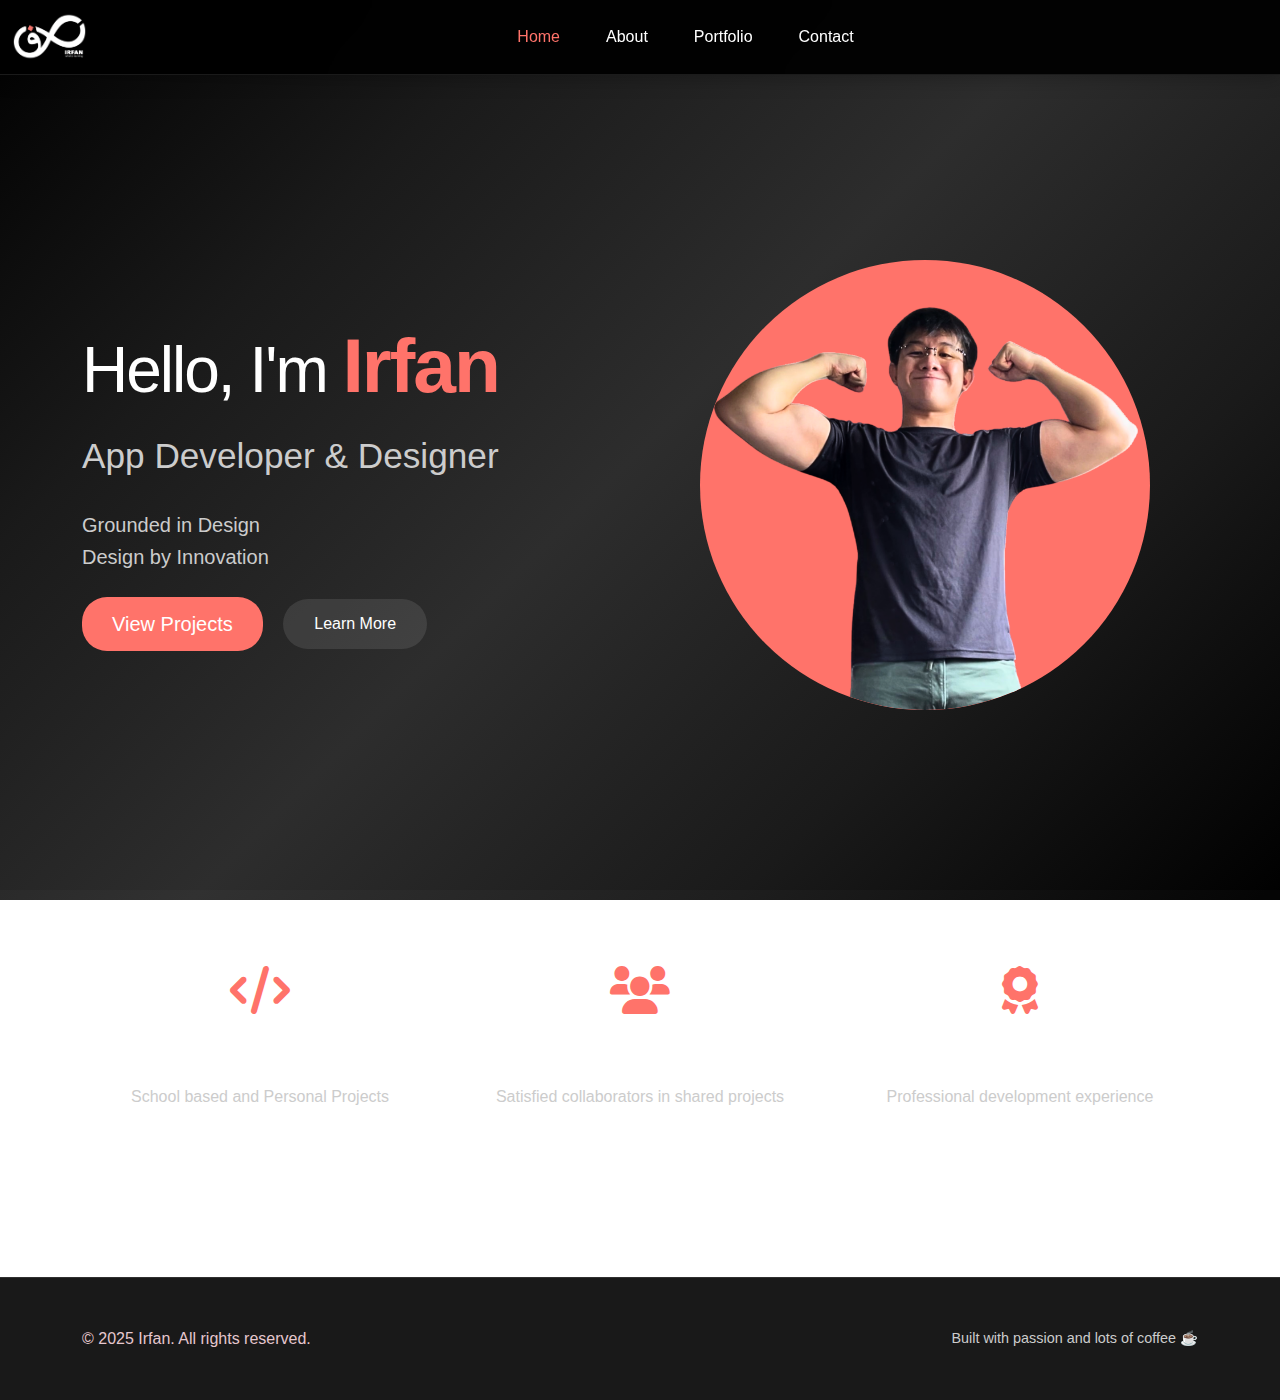
<file: index.html>
<!DOCTYPE html>
<html lang="en">
<head>
    <meta charset="UTF-8">
    <meta name="viewport" content="width=device-width, initial-scale=1.0">
    <title>Irfan</title>
    <link href="https://cdn.jsdelivr.net/npm/bootstrap@5.3.0/dist/css/bootstrap.min.css" rel="stylesheet">
    <link href="https://cdnjs.cloudflare.com/ajax/libs/font-awesome/6.0.0/css/all.min.css" rel="stylesheet">
    <link href="style.css" rel="stylesheet">
</head>
<body>
    <!-- Navigation -->
    <nav class="navbar navbar-expand-lg navbar-top">
        <div class="container-fluid">
            <a class="navbar-brand" href="index.html">
                <img src="logo.png" alt="Logo" width="75">
            </a>
            
            <button class="navbar-toggler" type="button" data-bs-toggle="collapse" data-bs-target="#navbarNav" style="border-color: var(--accent-coral);">
                <span style="color: var(--accent-coral);"><i class="fas fa-bars"></i></span>
            </button>
            
            <div class="collapse navbar-collapse justify-content-center" id="navbarNav">
                <ul class="navbar-nav">
                    <li class="nav-item">
                        <a href="index.html" class="nav-link active">Home</a>
                    </li>
                    <li class="nav-item">
                        <a href="about.html" class="nav-link">About</a>
                    </li>
                    <li class="nav-item">
                        <a href="portfolio.html" class="nav-link">Portfolio</a>
                    </li>
                    <li class="nav-item">
                        <a href="contact.html" class="nav-link">Contact</a>
                    </li>
                </ul>
            </div>
        </div>
    </nav>

    <!-- Home Page -->
    <div id="home" class="page active">
        <section class="hero-section">
            <div class="container">
                <div class="row align-items-center">
                    <div class="col-lg-6">
                        <h1 class="hero-title">Hello, I'm <strong style="color: var(--accent-coral);" id="irfan-name">Irfan</strong></h1>
                        <h2 class="hero-subtitle"><strong>App Developer & Designer</strong></h2>
                        <p class="lead mb-4" style="color: #cccccc; font-weight: 300;">
                            Grounded in <strong>Design</strong><br />
                            Design by <strong>Innovation</strong>
                        </p>
                        <a href="portfolio.html" class="btn btn-primary-custom btn-lg">View Projects</a>
                        <a href="about.html" class="btn" style="background: rgba(255,255,255,0.1); color: white; padding: 12px 30px; border-radius: 25px; margin-left: 1rem; text-decoration: none;">Learn More</a>
                    </div>
                    <div class="col-lg-6 text-center">
                        <div style="width: 450px; height: 450px; background: var(--accent-coral); border-radius: 50%; margin: 0 auto; display: flex; align-items: center; justify-content: center;overflow: hidden;">
                            <!-- <i class="fas fa-user" style="font-size: 120px; color: var(--primary-dark);"></i> -->
                             <img src="portrait.png" alt="Irfan" style="width: 100%; height: 100%; object-fit: cover; border-radius: 50%;">

                        </div>
                    </div>
                </div>
            </div>
        </section>

        <!-- Quick Overview -->
        <section style="padding: 4rem 0; background: rgba(255,255,255,0.02);">
            <div class="container">
                <div class="row text-center">
                    <div class="col-md-4 mb-4">
                        <div style="font-size: 3rem; color: var(--accent-coral); margin-bottom: 1rem;">
                            <i class="fas fa-code"></i>
                        </div>
                        <h4><strong>Diverse Projects</strong></h4>
                        <p style="color: #cccccc;">School based and Personal Projects</p>
                    </div>
                    <div class="col-md-4 mb-4">
                        <div style="font-size: 3rem; color: var(--accent-coral); margin-bottom: 1rem;">
                            <i class="fas fa-users"></i>
                        </div>
                        <h4><strong>Collaboration</strong></h4>
                        <p style="color: #cccccc;">Satisfied collaborators in shared projects</p>
                    </div>
                    <div class="col-md-4 mb-4">
                        <div style="font-size: 3rem; color: var(--accent-coral); margin-bottom: 1rem;">
                            <i class="fas fa-award"></i>
                        </div>
                        <h4><strong>2+ Years</strong></h4>
                        <p style="color: #cccccc;">Professional development experience</p>
                    </div>
                </div>
            </div>
        </section>
    </div>


    <!-- Footer -->
    <footer class="footer">
        <div class="container">
            <div class="row align-items-center">
                <div class="col-md-6">
                    <p class="mb-0" style="color: var(--accent-pink);">
                        © 2025 Irfan. All rights reserved.
                    </p>
                </div>
                <div class="col-md-6 text-md-end">
                    <p class="mb-0" style="color: #cccccc; font-size: 0.9rem;">
                        Built with passion and lots of coffee ☕
                    </p>
                </div>
            </div>
        </div>
    </footer>

    <script src="https://cdn.jsdelivr.net/npm/bootstrap@5.3.0/dist/js/bootstrap.bundle.min.js"></script>
    <script src="script.js"></script>
</body>
</html>
</file>
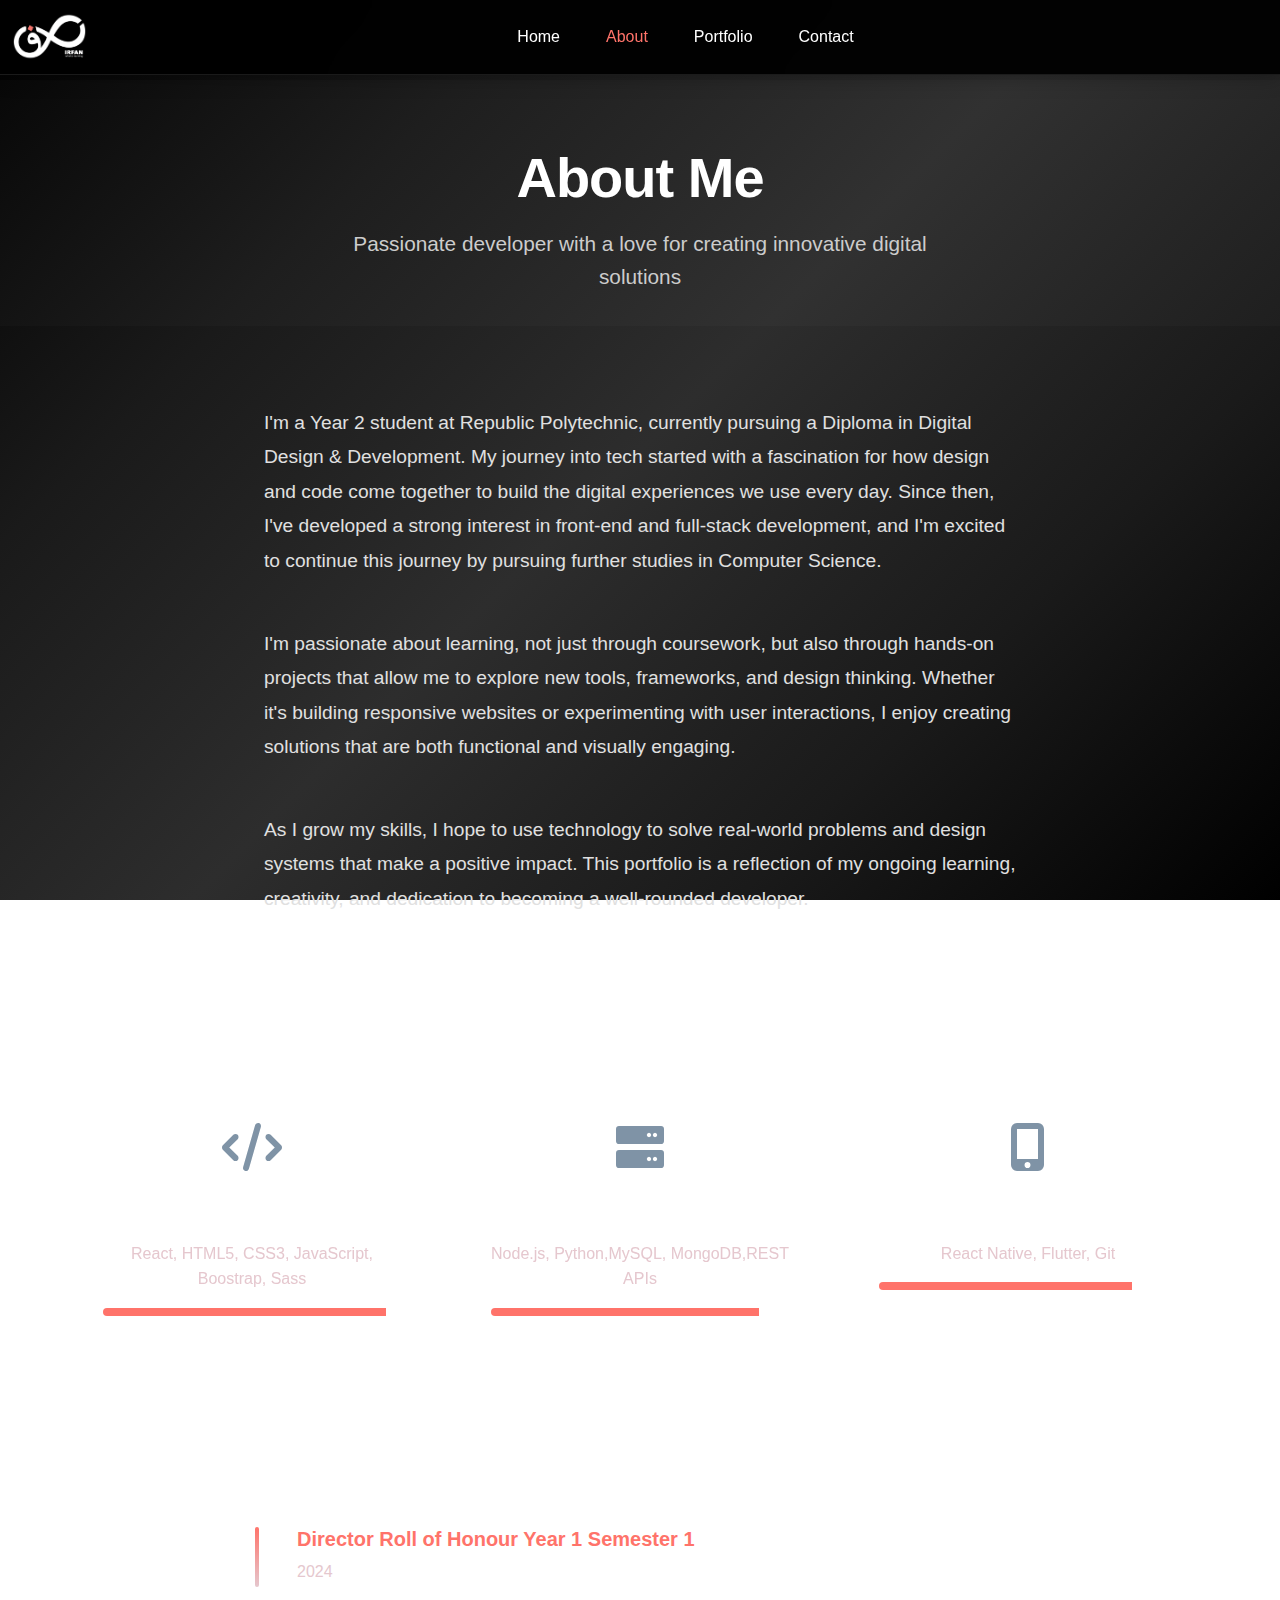
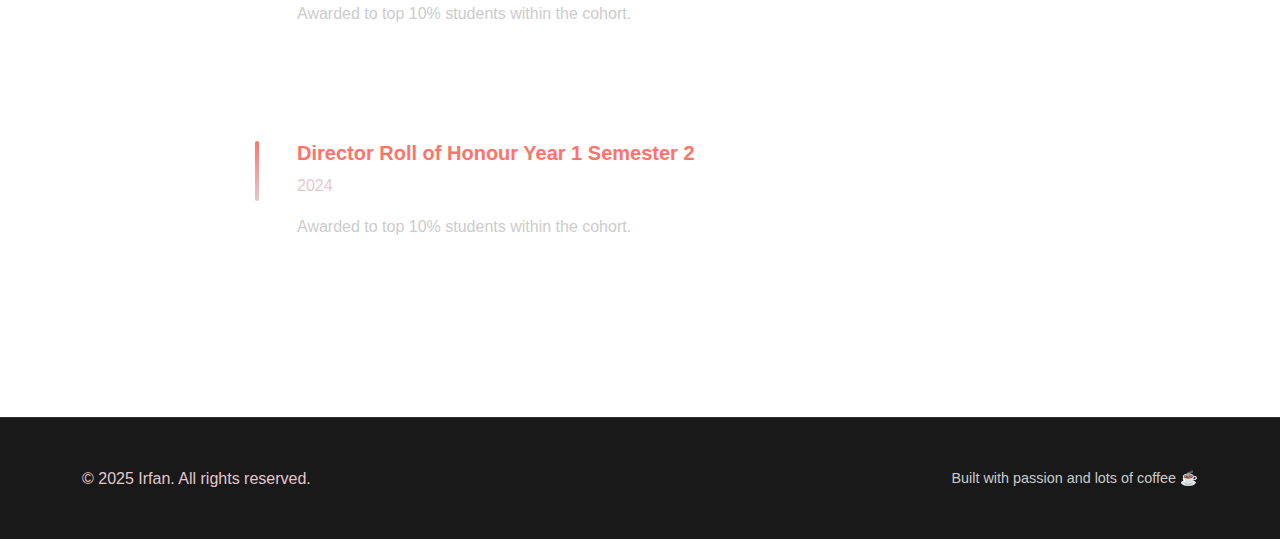
<file: about.html>
<!DOCTYPE html>
<html lang="en">

<head>
    <meta charset="UTF-8">
    <meta name="viewport" content="width=device-width, initial-scale=1.0">
    <title>Irfan</title>
    <link href="https://cdn.jsdelivr.net/npm/bootstrap@5.3.0/dist/css/bootstrap.min.css" rel="stylesheet">
    <link href="https://cdnjs.cloudflare.com/ajax/libs/font-awesome/6.0.0/css/all.min.css" rel="stylesheet">
    <link href="style.css" rel="stylesheet">
</head>

<body>
    <!-- Navigation -->
    <nav class="navbar navbar-expand-lg navbar-top">
        <div class="container-fluid">
            <a class="navbar-brand" href="index.html">
                <img src="logo.png" alt="Logo" width="75">
            </a>

            <button class="navbar-toggler" type="button" data-bs-toggle="collapse" data-bs-target="#navbarNav"
                style="border-color: var(--accent-coral);">
                <span style="color: var(--accent-coral);"><i class="fas fa-bars"></i></span>
            </button>

            <div class="collapse navbar-collapse justify-content-center" id="navbarNav">
                <ul class="navbar-nav">
                    <li class="nav-item">
                        <a href="index.html" class="nav-link">Home</a>
                    </li>
                    <li class="nav-item">
                        <a href="about.html" class="nav-link active">About</a>
                    </li>
                    <li class="nav-item">
                        <a href="portfolio.html" class="nav-link">Portfolio</a>
                    </li>
                    <li class="nav-item">
                        <a href="contact.html" class="nav-link">Contact</a>
                    </li>
                </ul>
            </div>
        </div>
    </nav>


    <!-- About Page -->
    <div id="about" class="page active">
        <div class="page-header">
            <div class="container">
                <h1 class="page-title"><strong>About Me</strong></h1>
                <p class="page-subtitle">Passionate developer with a love for creating innovative digital solutions</p>
            </div>
        </div>

        <div class="container about-content">
            <div class="row">
                <div class="col-lg-8 mx-auto">
                    <p class="about-text">
                        I'm a Year 2 student at Republic Polytechnic, currently pursuing a Diploma in Digital Design &
                        Development. My journey into tech started with a fascination for how design and code come
                        together to build the digital experiences we use every day. Since then, I've developed a strong
                        interest in front-end and full-stack development, and I'm excited to continue this journey by
                        pursuing further studies in Computer Science.
                    </p>
                    <p class="about-text">
                        I'm passionate about learning, not just through coursework, but also through hands-on projects
                        that allow me to explore new tools, frameworks, and design thinking. Whether it's building
                        responsive websites or experimenting with user interactions, I enjoy creating solutions that are
                        both functional and visually engaging.
                    </p>
                    <p class="about-text">
                        As I grow my skills, I hope to use technology to solve real-world problems and design systems
                        that make a positive impact. This portfolio is a reflection of my ongoing learning, creativity,
                        and dedication to becoming a well-rounded developer.
                    </p>
                </div>
            </div>

            <!-- Skills Section -->
            <div class="row mt-5">
                <div class="col-12">
                    <h3 style="color: #ffffff; margin-bottom: 2rem; text-align: center;"><strong>Technical
                            Expertise</strong></h3>
                </div>
                <div class="col-md-4">
                    <div class="skill-card">
                        <div
                            style="font-size: 3rem; color: var(--secondary-blue); margin-bottom: 1rem; text-align: center;">
                            <i class="fas fa-code"></i>
                        </div>
                        <h4 style="color: #ffffff; text-align: center;"><strong>Frontend Development</strong></h4>
                        <p style="color: var(--accent-pink); text-align: center;">React, HTML5, CSS3,
                            JavaScript, Boostrap, Sass</p>
                        <div class="progress" style="height: 8px; background: rgba(255,255,255,0.1); margin-top: 1rem;">
                            <div class="progress-bar" style="width: 95%; background: var(--accent-coral);"></div>
                        </div>
                    </div>
                </div>
                <div class="col-md-4">
                    <!--Adjust the .progress-bar width accordingly-->
                    <div class="skill-card">
                        <div
                            style="font-size: 3rem; color: var(--secondary-blue); margin-bottom: 1rem; text-align: center;">
                            <i class="fas fa-server"></i>
                        </div>
                        <h4 style="color: #ffffff; text-align: center;"><strong>Backend Development</strong></h4>
                        <p style="color: var(--accent-pink); text-align: center;">Node.js, Python,MySQL, MongoDB,REST APIs</p>
                        <div class="progress" style="height: 8px; background: rgba(255,255,255,0.1); margin-top: 1rem;">
                            <div class="progress-bar" style="width: 90%; background: var(--accent-coral);"></div>
                        </div>
                    </div>
                </div>
                <div class="col-md-4">
                    <div class="skill-card">
                        <div
                            style="font-size: 3rem; color: var(--secondary-blue); margin-bottom: 1rem; text-align: center;">
                            <i class="fas fa-mobile-alt"></i>
                        </div>
                        <h4 style="color: #ffffff; text-align: center;"><strong>Mobile & Cloud</strong></h4>
                        <p style="color: var(--accent-pink); text-align: center;">React Native, Flutter, Git</p>
                        <div class="progress" style="height: 8px; background: rgba(255,255,255,0.1); margin-top: 1rem;">
                            <div class="progress-bar" style="width: 85%; background: var(--accent-coral);"></div>
                        </div>
                    </div>
                </div>
            </div>

            <!-- Experience Timeline -->
            <div class="row mt-5">
                <div class="col-12">
                    <h3 style="color: #ffffff; margin-bottom: 2rem; text-align: center;"><strong>Academic Achievements</strong></h3>
                </div>
                <div class="col-lg-8 mx-auto">
                    <div class="timeline-item">
                        <h5 style="color: var(--accent-coral); margin-bottom: 0.5rem;"><strong>Director Roll of Honour Year 1 Semester 1 </strong></h5>
                        <p style="color: var(--accent-pink); margin-bottom: 1rem;">2024</p>
                        <p style="color: #cccccc;">Awarded to top 10% students within the cohort.</p>
                    </div>
                    <div class="timeline-item">
                        <h5 style="color: var(--accent-coral); margin-bottom: 0.5rem;"><strong>Director Roll of Honour Year 1 Semester 2 </strong></h5>
                        <p style="color: var(--accent-pink); margin-bottom: 1rem;">2024
                        </p>
                        <p style="color: #cccccc;">Awarded to top 10% students within the cohort.</p>
                    </div>
                </div>
            </div>
        </div>
    </div>


    <!-- Footer -->
    <footer class="footer">
        <div class="container">
            <div class="row align-items-center">
                <div class="col-md-6">
                    <p class="mb-0" style="color: var(--accent-pink);">
                        © 2025 Irfan. All rights reserved.
                    </p>
                </div>
                <div class="col-md-6 text-md-end">
                    <p class="mb-0" style="color: #cccccc; font-size: 0.9rem;">
                        Built with passion and lots of coffee ☕
                    </p>
                </div>
            </div>
        </div>
    </footer>

    <script src="https://cdn.jsdelivr.net/npm/bootstrap@5.3.0/dist/js/bootstrap.bundle.min.js"></script>
    <script src="script.js"></script>
</body>

</html>
</file>
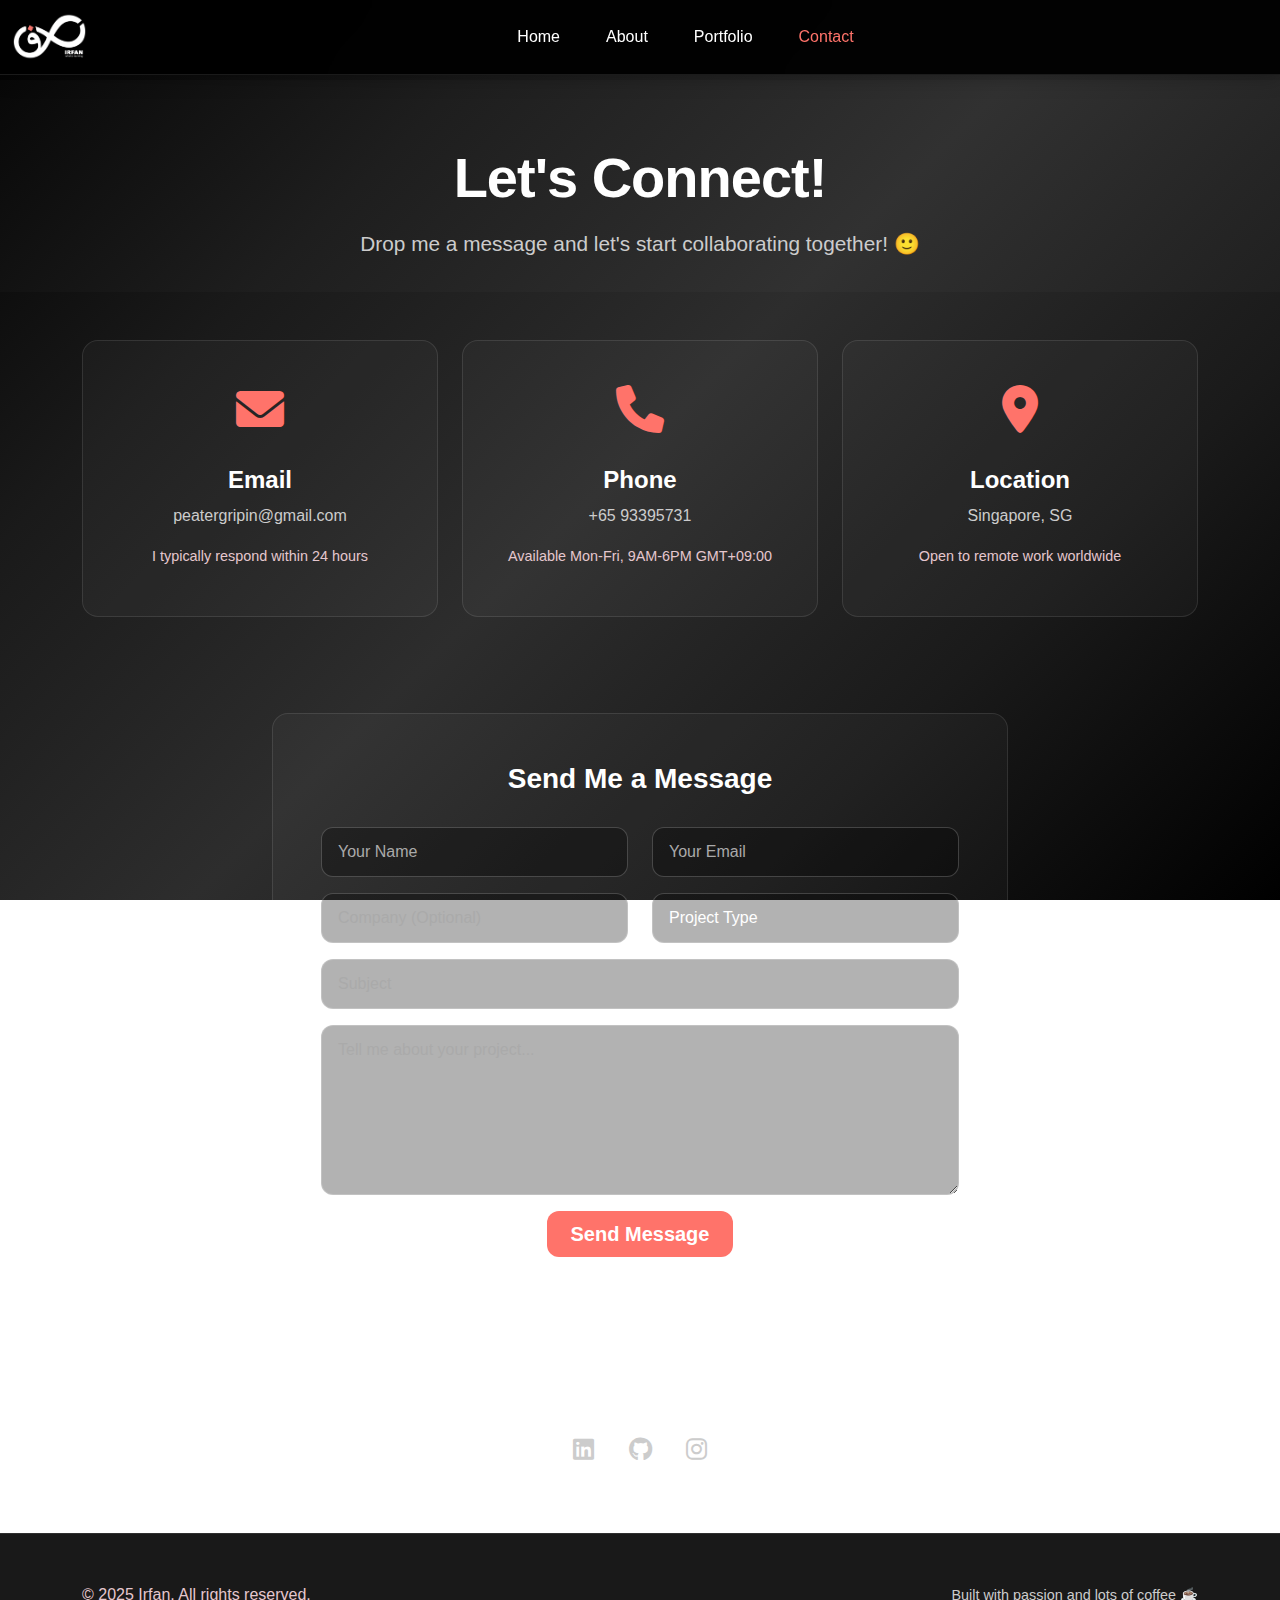
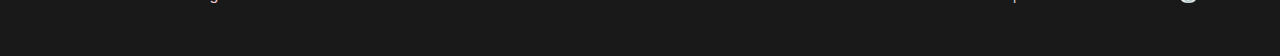
<file: contact.html>
<!DOCTYPE html>
<html lang="en">
<head>
    <meta charset="UTF-8">
    <meta name="viewport" content="width=device-width, initial-scale=1.0">
    <title>Irfan</title>
    <link href="https://cdn.jsdelivr.net/npm/bootstrap@5.3.0/dist/css/bootstrap.min.css" rel="stylesheet">
    <link href="https://cdnjs.cloudflare.com/ajax/libs/font-awesome/6.0.0/css/all.min.css" rel="stylesheet">
    <link href="style.css" rel="stylesheet">
</head>
<body>
    <!-- Navigation -->
    <nav class="navbar navbar-expand-lg navbar-top">
        <div class="container-fluid">
            <a class="navbar-brand" href="index.html">
                <img src="logo.png" alt="Logo" width="75">
            </a>
            
            <button class="navbar-toggler" type="button" data-bs-toggle="collapse" data-bs-target="#navbarNav" style="border-color: var(--accent-coral);">
                <span style="color: var(--accent-coral);"><i class="fas fa-bars"></i></span>
            </button>
            
            <div class="collapse navbar-collapse justify-content-center" id="navbarNav">
                <ul class="navbar-nav">
                    <li class="nav-item">
                        <a href="index.html" class="nav-link">Home</a>
                    </li>
                    <li class="nav-item">
                        <a href="about.html" class="nav-link">About</a>
                    </li>
                    <li class="nav-item">
                        <a href="portfolio.html" class="nav-link">Portfolio</a>
                    </li>
                    <li class="nav-item">
                        <a href="contact.html" class="nav-link active">Contact</a>
                    </li>
                </ul>
            </div>
        </div>
    </nav>

    <!-- Contact Page -->
    <div id="contact" class="page active">
        <div class="page-header">
            <div class="container">
                <h1 class="page-title"><strong>Let's Connect!</strong></h1>
                <p class="page-subtitle">Drop me a message and let's start collaborating together! 🙂</p>
            </div>
        </div>

        <div class="container">
            <!-- Contact Methods -->
            <div class="contact-methods">
                <div class="row">
                    <div class="col-md-4">
                        <div class="contact-card">
                            <div style="font-size: 3rem; color: var(--accent-coral); margin-bottom: 1rem;">
                                <i class="fas fa-envelope"></i>
                            </div>
                            <h4 style="color: #ffffff;"><strong>Email</strong></h4>
                            <p style="color: #cccccc;">peatergripin@gmail.com</p>
                            <p style="color: var(--accent-pink); font-size: 0.9rem;">I typically respond within 24 hours</p>
                        </div>
                    </div>
                    <div class="col-md-4">
                        <div class="contact-card">
                            <div style="font-size: 3rem; color: var(--accent-coral); margin-bottom: 1rem;">
                                <i class="fas fa-phone"></i>
                            </div>
                            <h4 style="color: #ffffff;"><strong>Phone</strong></h4>
                            <p style="color: #cccccc;">+65 93395731</p>
                            <p style="color: var(--accent-pink); font-size: 0.9rem;">Available Mon-Fri, 9AM-6PM GMT+09:00</p>
                        </div>
                    </div>
                    <div class="col-md-4">
                        <div class="contact-card">
                            <div style="font-size: 3rem; color: var(--accent-coral); margin-bottom: 1rem;">
                                <i class="fas fa-map-marker-alt"></i>
                            </div>
                            <h4 style="color: #ffffff;"><strong>Location</strong></h4>
                            <p style="color: #cccccc;">Singapore, SG</p>
                            <p style="color: var(--accent-pink); font-size: 0.9rem;">Open to remote work worldwide</p>
                        </div>
                    </div>
                </div>
            </div>

            <!-- Contact Form -->
            <div class="row">
                <div class="col-lg-8 mx-auto">
                    <div style="background: rgba(255,255,255,0.03); border: 1px solid rgba(255,255,255,0.1); border-radius: 16px; padding: 3rem;">
                        <h3 style="color: #ffffff; margin-bottom: 2rem; text-align: center;"><strong>Send Me a Message</strong></h3>
                        <form class="contact-form">
                            <div class="row">
                                <div class="col-md-6">
                                    <input type="text" class="form-control" placeholder="Your Name" required>
                                </div>
                                <div class="col-md-6">
                                    <input type="email" class="form-control" placeholder="Your Email" required>
                                </div>
                            </div>
                            <div class="row">
                                <div class="col-md-6">
                                    <input type="text" class="form-control" placeholder="Company (Optional)">
                                </div>
                                <div class="col-md-6">
                                    <select class="form-control">
                                        <option>Project Type</option>
                                        <option>Web Development</option>
                                        <option>Mobile App</option>
                                        <option>Artificial Intelligence</option>
                                        <option>Other</option>
                                    </select>
                                </div>
                            </div>
                            <input type="text" class="form-control" placeholder="Subject" required>
                            <textarea class="form-control" rows="6" placeholder="Tell me about your project..." required></textarea>
                            <div class="text-center">
                                <button type="submit" class="btn btn-primary-custom btn-lg" id="contact-button">Send Message</button>
                            </div>
                        </form>
                    </div>
                </div>
            </div>

            <!-- Social Links -->
            <div class="text-center" style="margin-top: 4rem;">
                <h4 style="color: #ffffff; margin-bottom: 2rem;"><strong>My Socials</strong></h4>
                <div class="social-links">
                    <a href="https://www.linkedin.com/in/irfan-imran-858463338/" target="_blank"><i class="fab fa-linkedin"></i></a>
                    <a href="https://github.com/peatergripin" target="_blank"><i class="fab fa-github"></i></a>
                    <a href="https://www.instagram.com/peatergripin/" target="_blank"><i class="fab fa-instagram"></i></a>
                    
                </div>
            </div>
        </div>
    </div>

    <!-- Footer -->
    <footer class="footer">
        <div class="container">
            <div class="row align-items-center">
                <div class="col-md-6">
                    <p class="mb-0" style="color: var(--accent-pink);">
                        © 2025 Irfan. All rights reserved.
                    </p>
                </div>
                <div class="col-md-6 text-md-end">
                    <p class="mb-0" style="color: #cccccc; font-size: 0.9rem;">
                        Built with passion and lots of coffee ☕
                    </p>
                </div>
            </div>
        </div>
    </footer>

    <script src="https://cdn.jsdelivr.net/npm/bootstrap@5.3.0/dist/js/bootstrap.bundle.min.js"></script>
    <script src="script.js"></script>
</body>
</html>
</file>
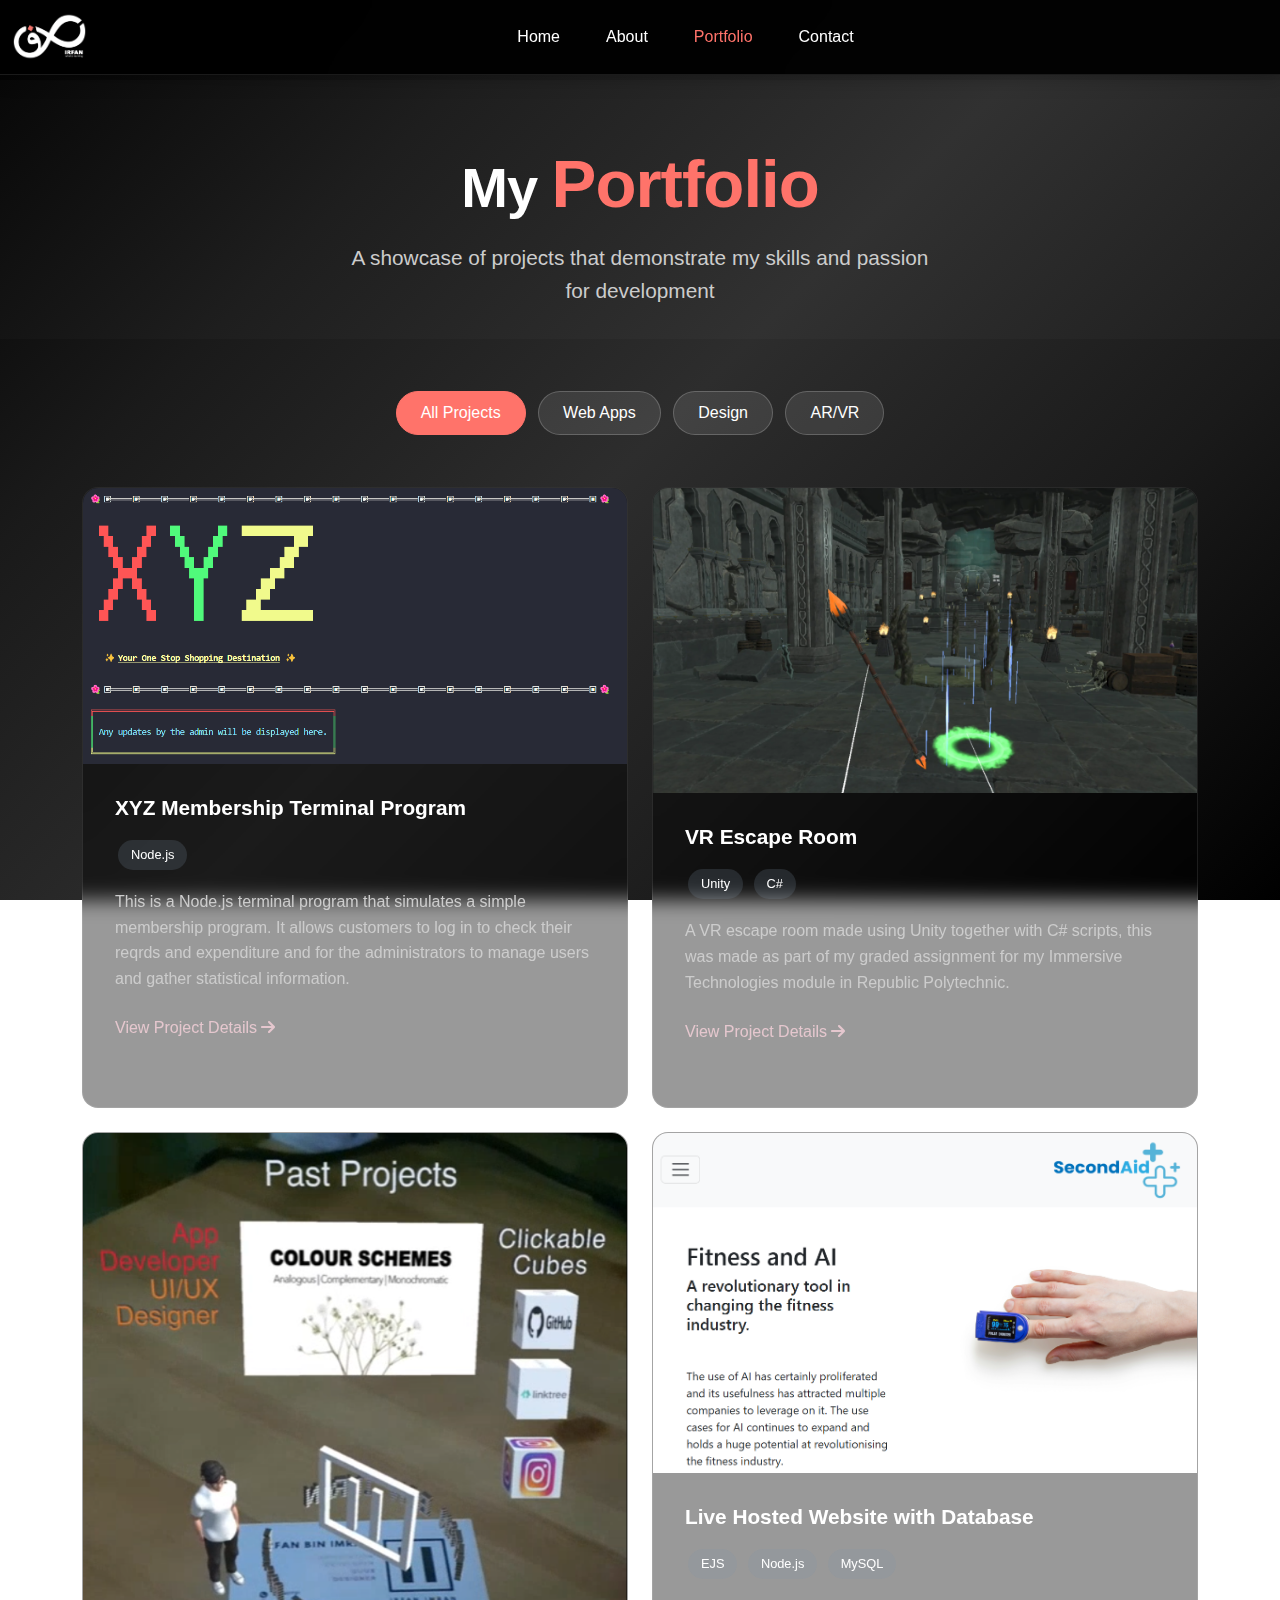
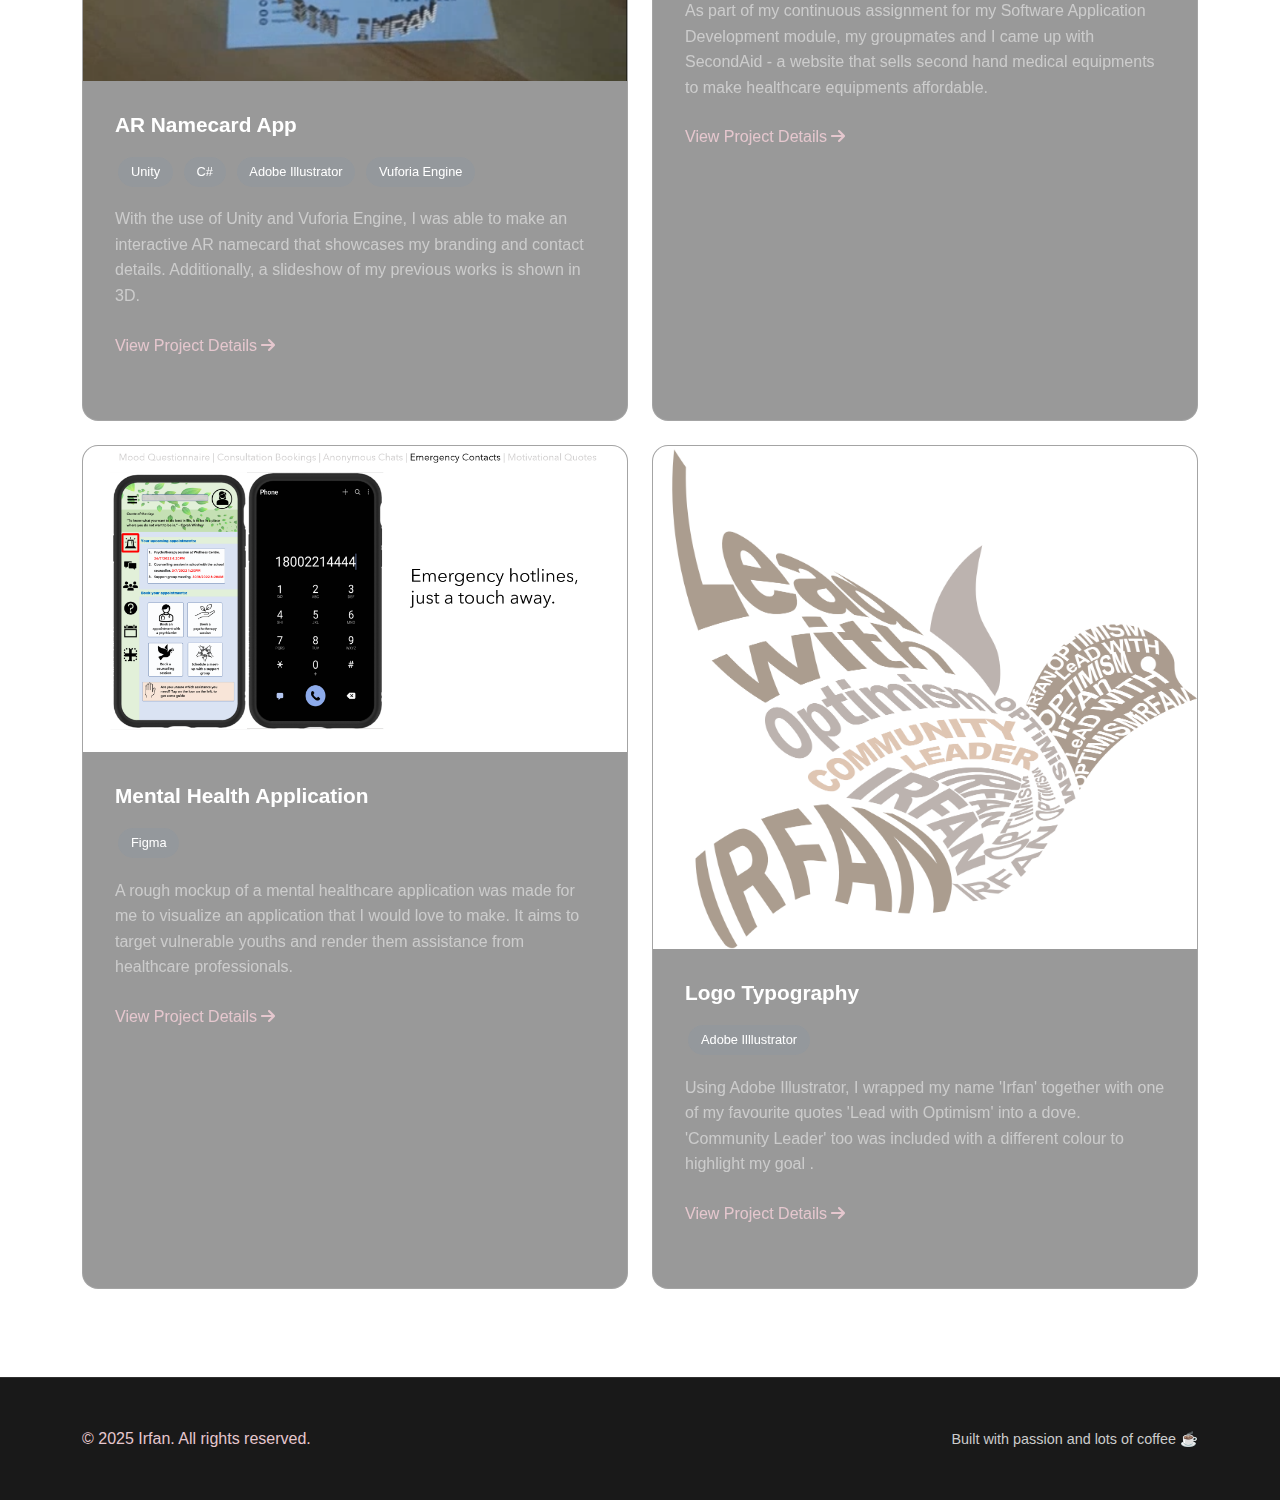
<file: portfolio.html>
<!DOCTYPE html>
<html lang="en">
<head>
    <meta charset="UTF-8">
    <meta name="viewport" content="width=device-width, initial-scale=1.0">
    <title>Irfan</title>
    <link href="https://cdn.jsdelivr.net/npm/bootstrap@5.3.0/dist/css/bootstrap.min.css" rel="stylesheet">
    <link href="https://cdnjs.cloudflare.com/ajax/libs/font-awesome/6.0.0/css/all.min.css" rel="stylesheet">
    <link href="style.css" rel="stylesheet">
</head>
<body>
    <!-- Navigation -->
    <nav class="navbar navbar-expand-lg navbar-top">
        <div class="container-fluid">
            <a class="navbar-brand" href="index.html">
                <img src="logo.png" alt="Logo" width="75">
            </a>
            
            <button class="navbar-toggler" type="button" data-bs-toggle="collapse" data-bs-target="#navbarNav" style="border-color: var(--accent-coral);">
                <span style="color: var(--accent-coral);"><i class="fas fa-bars"></i></span>
            </button>
            
            <div class="collapse navbar-collapse justify-content-center" id="navbarNav">
                <ul class="navbar-nav">
                    <li class="nav-item">
                        <a href="index.html" class="nav-link">Home</a>
                    </li>
                    <li class="nav-item">
                        <a href="about.html" class="nav-link">About</a>
                    </li>
                    <li class="nav-item">
                        <a href="portfolio.html" class="nav-link active">Portfolio</a>
                    </li>
                    <li class="nav-item">
                        <a href="contact.html" class="nav-link">Contact</a>
                    </li>
                </ul>
            </div>
        </div>
    </nav>



    <!-- Portfolio Page -->
    <div id="portfolio" class="page active">
        <div class="page-header">
            <div class="container">
                
                <h1 class="page-title"><strong>My <span style="font-size:larger;color: var(--accent-coral);">Portfolio</span></strong></h1>
                <p class="page-subtitle">A showcase of projects that demonstrate my skills and passion for development</p>
            </div>
        </div>

        <div class="container">
            <!-- Filter Buttons -->
            <div class="filter-buttons">
                <button class="filter-btn active" onclick="filterProjects('all')">All Projects</button>
                <button class="filter-btn" onclick="filterProjects('web')">Web Apps</button>
                <button class="filter-btn" onclick="filterProjects('design')">Design</button>
                <button class="filter-btn" onclick="filterProjects('ar-vr')">AR/VR</button>
            </div>

            <!-- Portfolio Grid -->
            <div class="row">
                <div class="col-lg-6 col-md-6 mb-4" data-category="web">
                    <div class="card portfolio-card h-100">
                        <img src="project1.png" class="card-img-top" alt="Terminal Program Screenshot">
                        <div class="card-body">
                            <h5 class="card-title">XYZ Membership Terminal Program</h5>
                            <div class="tech-tags">
                                <span class="tech-tag">Node.js</span>
                            </div>
                            <p class="card-text">This is a Node.js terminal program that simulates a simple membership program. It allows customers to log in to check their reqrds and expenditure and for the administrators to manage users and gather statistical information.</p>
                            <a href="project1.html" class="portfolio-link">View Project Details <i class="fas fa-arrow-right"></i></a>
                        </div>
                    </div>
                </div>
                <div class="col-lg-6 col-md-6 mb-4" data-category="ar-vr">
                    <div class="card portfolio-card h-100">
                        <img src="project2.png" class="card-img-top" alt="VR Game Screenshot">
                        <div class="card-body">
                            <h5 class="card-title">VR Escape Room</h5>
                            <div class="tech-tags">
                                <span class="tech-tag">Unity</span>
                                <span class="tech-tag">C#</span>
                            </div>
                            <p class="card-text">A VR escape room made using Unity together with C# scripts, this was made as part of my graded assignment for my Immersive Technologies module in Republic Polytechnic.</p>
                            <a href="project2.html" class="portfolio-link">View Project Details <i class="fas fa-arrow-right"></i></a>
                        </div>
                    </div>
                </div>
                <div class="col-lg-6 col-md-6 mb-4" data-category="ar-vr">
                    <div class="card portfolio-card h-100">
                        <img src="project3.png" class="card-img-top" alt="AR Namecard App Screenshot">
                        <div class="card-body">
                            <h5 class="card-title">AR Namecard App</h5>
                            <div class="tech-tags">
                                <span class="tech-tag">Unity</span>
                                <span class="tech-tag">C#</span>
                                <span class="tech-tag">Adobe Illustrator</span>
                        <span class="tech-tag">Vuforia Engine</span>
                            </div>
                            <p class="card-text">With the use of Unity and Vuforia Engine, I was able to make an interactive AR namecard that showcases my branding and contact details. Additionally, a slideshow of my previous works is shown in 3D. </p>
                            <a href="project3.html" class="portfolio-link">View Project Details <i class="fas fa-arrow-right"></i></a>
                        </div>
                    </div>
                </div>
                <div class="col-lg-6 col-md-6 mb-4" data-category="web">
                    <div class="card portfolio-card h-100">
                        <img src="project4.png" class="card-img-top" alt="Live Website Screenshot">
                        <div class="card-body">
                            <h5 class="card-title">Live Hosted Website with Database</h5>
                            <div class="tech-tags">
                                <span class="tech-tag">EJS</span>
                                <span class="tech-tag">Node.js</span>
                                <span class="tech-tag">MySQL</span>
                                
                            </div>
                            <p class="card-text">As part of my continuous assignment for my Software Application Development module, my groupmates and I came up with SecondAid - a website that sells second hand medical equipments to make healthcare equipments affordable.</p>
                            <a href="project4.html" class="portfolio-link">View Project Details <i class="fas fa-arrow-right"></i></a>
                        </div>
                    </div>
                </div>
                                <div class="col-lg-6 col-md-6 mb-4" data-category="app">
                    <div class="card portfolio-card h-100">
                        <img src="project5.png" class="card-img-top" alt="Mental Health App Mockup">
                        <div class="card-body">
                            <h5 class="card-title">Mental Health Application</h5>
                            <div class="tech-tags">
                                <span class="tech-tag">Figma</span>
                                
                            </div>
                            <p class="card-text">A rough mockup of a mental healthcare application was made for me to visualize an application that I would love to make. It aims to target vulnerable youths and render them assistance from healthcare professionals.</p>
                            <a href="project5.html" class="portfolio-link">View Project Details <i class="fas fa-arrow-right"></i></a>
                        </div>
                    </div>
                </div>
                                <div class="col-lg-6 col-md-6 mb-4" data-category="design">
                    <div class="card portfolio-card h-100">
                        <img src="project6.png" class="card-img-top" alt="Logo Typography">
                        <div class="card-body">
                            <h5 class="card-title">Logo Typography</h5>
                            <div class="tech-tags">
                                <span class="tech-tag">Adobe Illlustrator</span>
                               
                                
                            </div>
                            <p class="card-text">Using Adobe Illustrator, I wrapped my name 'Irfan' together with one of my favourite quotes 'Lead with Optimism' into a dove. 'Community Leader' too was included with a different colour to highlight my goal .</p>
                            <a href="project4.html" class="portfolio-link">View Project Details <i class="fas fa-arrow-right"></i></a>
                        </div>
                    </div>
                </div>
            </div>
        </div>
    </div>


    <!-- Footer -->
    <footer class="footer">
        <div class="container">
            <div class="row align-items-center">
                <div class="col-md-6">
                    <p class="mb-0" style="color: var(--accent-pink);">
                        © 2025 Irfan. All rights reserved.
                    </p>
                </div>
                <div class="col-md-6 text-md-end">
                    <p class="mb-0" style="color: #cccccc; font-size: 0.9rem;">
                        Built with passion and lots of coffee ☕
                    </p>
                </div>
            </div>
        </div>
    </footer>

    <script src="https://cdn.jsdelivr.net/npm/bootstrap@5.3.0/dist/js/bootstrap.bundle.min.js"></script>
    <script src="script.js"></script>
</body>
</html>
</file>
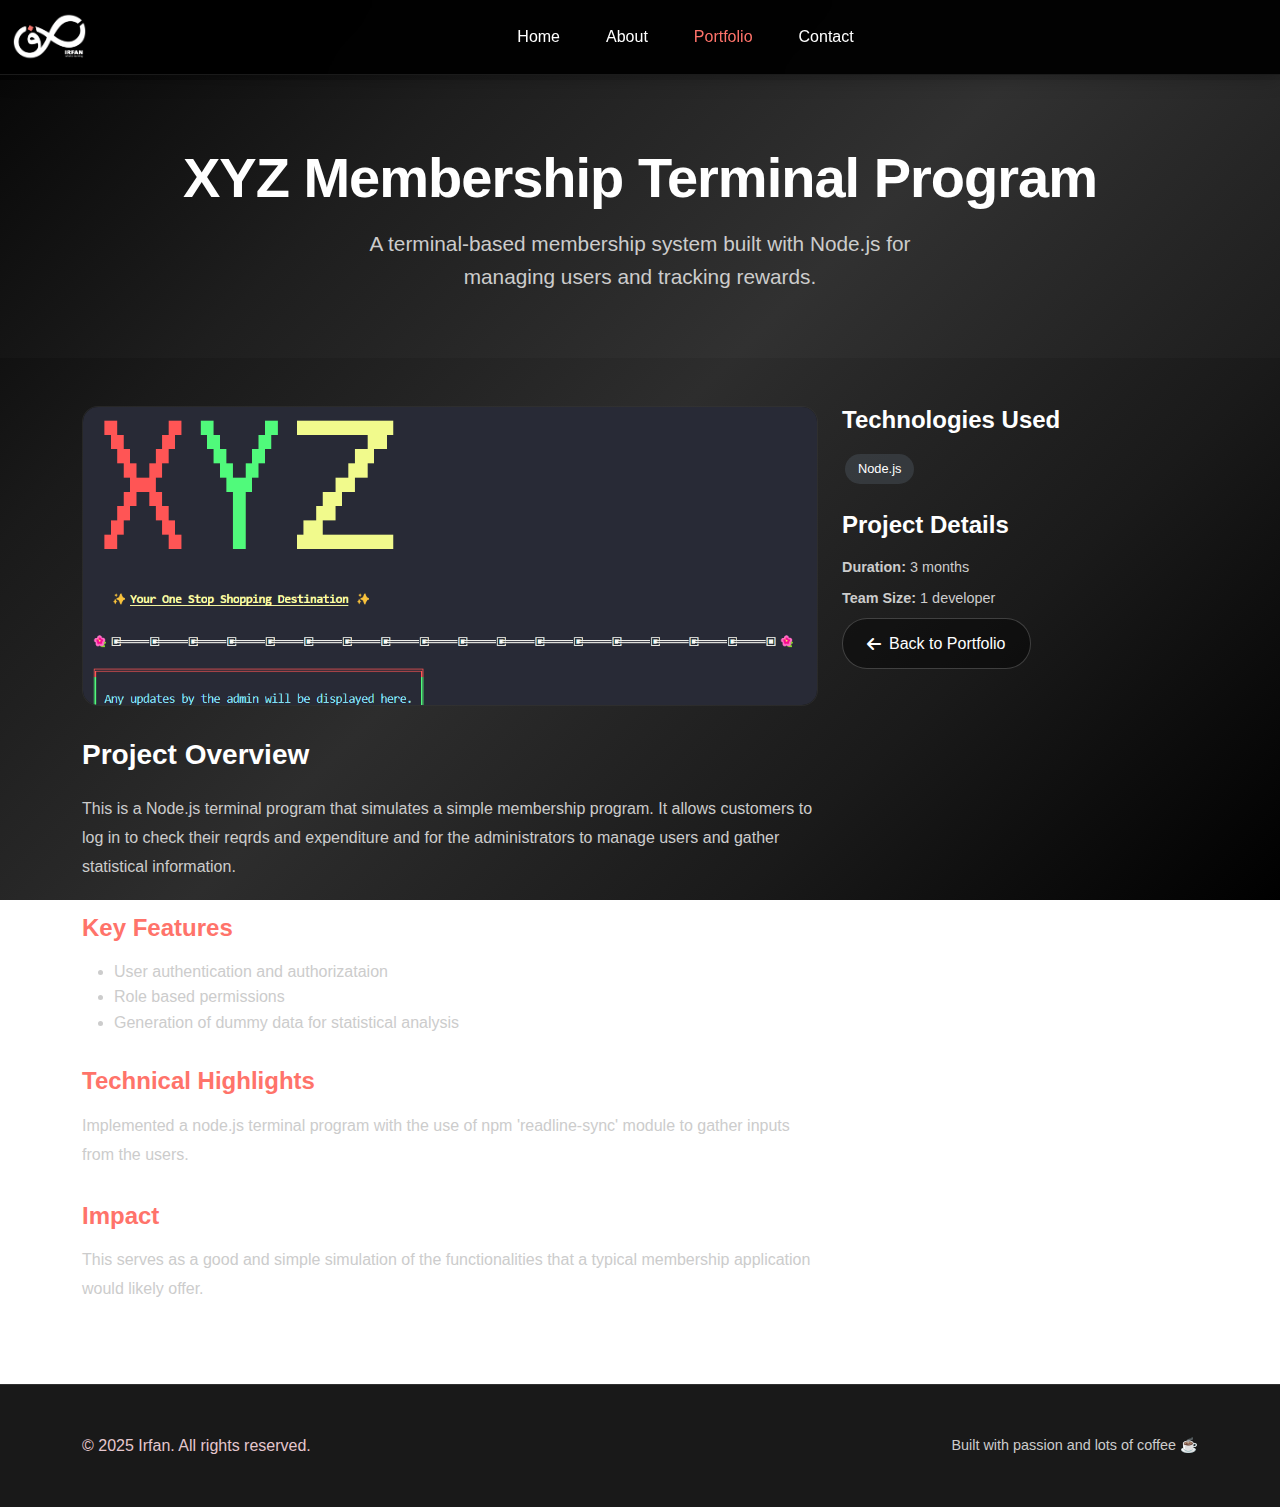
<file: project1.html>
<!DOCTYPE html>
<html lang="en">
<head>
    <meta charset="UTF-8">
    <meta name="viewport" content="width=device-width, initial-scale=1.0">
    <title>Irfan</title>
    <link href="https://cdn.jsdelivr.net/npm/bootstrap@5.3.0/dist/css/bootstrap.min.css" rel="stylesheet">
    <link href="https://cdnjs.cloudflare.com/ajax/libs/font-awesome/6.0.0/css/all.min.css" rel="stylesheet">
    <link href="style.css" rel="stylesheet">
</head>
<body>
    <!-- Navigation -->
    <nav class="navbar navbar-expand-lg navbar-top">
        <div class="container-fluid">
            <a class="navbar-brand" href="index.html">
                <img src="logo.png" alt="Logo" width="75">
            </a>
            
            <button class="navbar-toggler" type="button" data-bs-toggle="collapse" data-bs-target="#navbarNav" style="border-color: var(--accent-coral);">
                <span style="color: var(--accent-coral);"><i class="fas fa-bars"></i></span>
            </button>
            
            <div class="collapse navbar-collapse justify-content-center" id="navbarNav">
                <ul class="navbar-nav">
                    <li class="nav-item">
                        <a href="index.html" class="nav-link">Home</a>
                    </li>
                    <li class="nav-item">
                        <a href="about.html" class="nav-link">About</a>
                    </li>
                    <li class="nav-item">
                        <a href="portfolio.html" class="nav-link active">Portfolio</a>
                    </li>
                    <li class="nav-item">
                        <a href="contact.html" class="nav-link">Contact</a>
                    </li>
                </ul>
            </div>
        </div>
    </nav>

   

    <div id="project2" class="page active">
        <div class="project-hero">
            <div class="container">
                <h1 class="page-title"><strong>XYZ Membership Terminal Program</strong></h1>
                <p class="page-subtitle">A terminal-based membership system built with Node.js for managing users and tracking rewards.</p>
            </div>
        </div>
        <div class="container">
            <div class="row">
                <div class="col-lg-8">
                    <div class="project-image">
                        <!-- <i class="fas fa-tasks" style="font-size: 4rem; color: var(--secondary-blue);"></i> -->
                         <img src="project1.png"style=" max-width: 100%; object-fit: contain;">
                    </div>
                    <h3 style="color: #ffffff; margin-bottom: 1.5rem;"><strong>Project Overview</strong></h3>
                    <p style="color: #cccccc; font-weight: 300; line-height: 1.8; margin-bottom: 2rem;">
                        This is a Node.js terminal program that simulates a simple membership program. It allows customers to log in to check their reqrds and expenditure and for the administrators to manage users and gather statistical information.
                    </p>
                    
                    <h4 style="color: var(--accent-coral); margin-bottom: 1rem;"><strong>Key Features</strong></h4>
                    <ul style="color: #cccccc; font-weight: 300; margin-bottom: 2rem;">
                        <li>User authentication and authorizataion</li>
                        <li>Role based permissions</li>
                        <li>Generation of dummy data for statistical analysis</li>
                    </ul>

                    <h4 style="color: var(--accent-coral); margin-bottom: 1rem;"><strong>Technical Highlights</strong></h4>
                    <p style="color: #cccccc; font-weight: 300; line-height: 1.8; margin-bottom: 2rem;">
                        Implemented a node.js terminal program with the use of npm 'readline-sync' module to gather inputs from the users. 
                    </p>

                    <h4 style="color: var(--accent-coral); margin-bottom: 1rem;"><strong>Impact</strong></h4>
                    <p style="color: #cccccc; font-weight: 300; line-height: 1.8;">
                        This serves as a good and simple simulation of the functionalities that a typical membership application would likely offer. 
                    </p>
                </div>
                <div class="col-lg-4">
                    <h4 style="color: #ffffff; margin-bottom: 1rem;"><strong>Technologies Used</strong></h4>
                    <div class="mb-4">
                        <span class="tech-tag">Node.js</span>

                    </div>
                    
                    <h4 style="color: #ffffff; margin-bottom: 1rem;"><strong>Project Details</strong></h4>
                    <p style="color: #cccccc; font-size: 0.9rem; margin-bottom: 0.5rem;"><strong>Duration:</strong> 3 months</p>
                    <p style="color: #cccccc; font-size: 0.9rem; margin-bottom: 0.5rem;"><strong>Team Size:</strong> 1 developer</p>

                    
                    <a href="portfolio.html" class="back-btn">
                        <i class="fas fa-arrow-left"></i> Back to Portfolio
                    </a>
                </div>
            </div>
        </div>
    </div>

    <!-- Footer -->
    <footer class="footer">
        <div class="container">
            <div class="row align-items-center">
                <div class="col-md-6">
                    <p class="mb-0" style="color: var(--accent-pink);">
                        © 2025 Irfan. All rights reserved.
                    </p>
                </div>
                <div class="col-md-6 text-md-end">
                    <p class="mb-0" style="color: #cccccc; font-size: 0.9rem;">
                        Built with passion and lots of coffee ☕
                    </p>
                </div>
            </div>
        </div>
    </footer>

    <script src="https://cdn.jsdelivr.net/npm/bootstrap@5.3.0/dist/js/bootstrap.bundle.min.js"></script>
    <script src="script.js"></script>
</body>
</html>
</file>
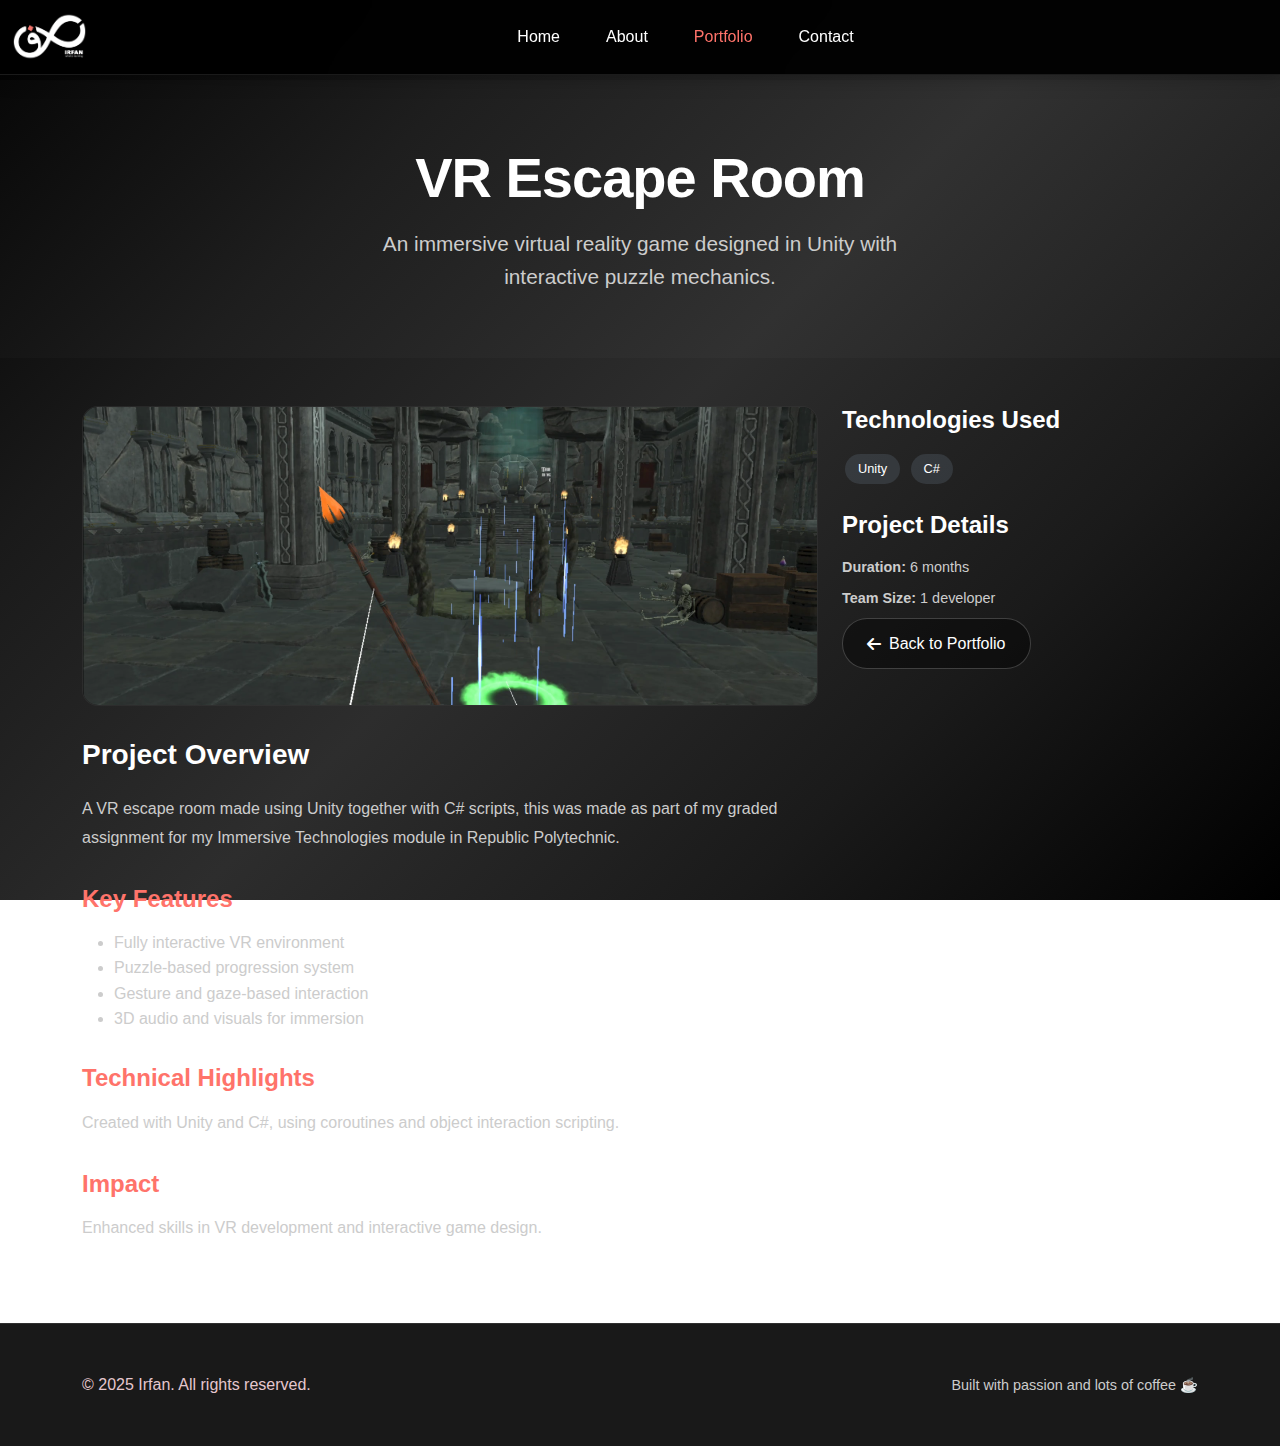
<file: project2.html>
<!DOCTYPE html>
<html lang="en">
<head>
    <meta charset="UTF-8">
    <meta name="viewport" content="width=device-width, initial-scale=1.0">
    <title>Irfan</title>
    <link href="https://cdn.jsdelivr.net/npm/bootstrap@5.3.0/dist/css/bootstrap.min.css" rel="stylesheet">
    <link href="https://cdnjs.cloudflare.com/ajax/libs/font-awesome/6.0.0/css/all.min.css" rel="stylesheet">
    <link href="style.css" rel="stylesheet">
</head>
<body>
    <!-- Navigation -->
    <nav class="navbar navbar-expand-lg navbar-top">
        <div class="container-fluid">
            <a class="navbar-brand" href="index.html">
                <img src="logo.png" alt="Logo" width="75">
            </a>
            
            <button class="navbar-toggler" type="button" data-bs-toggle="collapse" data-bs-target="#navbarNav" style="border-color: var(--accent-coral);">
                <span style="color: var(--accent-coral);"><i class="fas fa-bars"></i></span>
            </button>
            
            <div class="collapse navbar-collapse justify-content-center" id="navbarNav">
                <ul class="navbar-nav">
                    <li class="nav-item">
                        <a href="index.html" class="nav-link">Home</a>
                    </li>
                    <li class="nav-item">
                        <a href="about.html" class="nav-link">About</a>
                    </li>
                    <li class="nav-item">
                        <a href="portfolio.html" class="nav-link active">Portfolio</a>
                    </li>
                    <li class="nav-item">
                        <a href="contact.html" class="nav-link">Contact</a>
                    </li>
                </ul>
            </div>
        </div>
    </nav>

   

    <div id="project2" class="page active">
        <div class="project-hero">
            <div class="container">
                <h1 class="page-title"><strong>VR Escape Room</strong></h1>
                <p class="page-subtitle">An immersive virtual reality game designed in Unity with interactive puzzle mechanics.</p>
            </div>
        </div>
        <div class="container">
            <div class="row">
                <div class="col-lg-8">
                    <div class="project-image">
                        <!-- <i class="fas fa-tasks" style="font-size: 4rem; color: var(--secondary-blue);"></i> -->
                        <img src="project2.png"style=" max-width: 100%; object-fit: contain;">
                    </div>
                    <h3 style="color: #ffffff; margin-bottom: 1.5rem;"><strong>Project Overview</strong></h3>
                    <p style="color: #cccccc; font-weight: 300; line-height: 1.8; margin-bottom: 2rem;">
                        A VR escape room made using Unity together with C# scripts, this was made as part of my graded assignment for my Immersive Technologies module in Republic Polytechnic.
                    </p>
                    
                    <h4 style="color: var(--accent-coral); margin-bottom: 1rem;"><strong>Key Features</strong></h4>
                    <ul style="color: #cccccc; font-weight: 300; margin-bottom: 2rem;">
                        <li>Fully interactive VR environment</li>
                        <li>Puzzle-based progression system</li>
                        <li>Gesture and gaze-based interaction</li>
                        <li>3D audio and visuals for immersion</li>
                    </ul>

                    <h4 style="color: var(--accent-coral); margin-bottom: 1rem;"><strong>Technical Highlights</strong></h4>
                    <p style="color: #cccccc; font-weight: 300; line-height: 1.8; margin-bottom: 2rem;">
                        Created with Unity and C#, using coroutines and object interaction scripting.
                    </p>

                    <h4 style="color: var(--accent-coral); margin-bottom: 1rem;"><strong>Impact</strong></h4>
                    <p style="color: #cccccc; font-weight: 300; line-height: 1.8;">
                        Enhanced skills in VR development and interactive game design.
                    </p>
                </div>
                <div class="col-lg-4">
                    <h4 style="color: #ffffff; margin-bottom: 1rem;"><strong>Technologies Used</strong></h4>
                    <div class="mb-4">
                        <span class="tech-tag">Unity</span>
                        <span class="tech-tag">C#</span>

                    </div>
                    
                    <h4 style="color: #ffffff; margin-bottom: 1rem;"><strong>Project Details</strong></h4>
                    <p style="color: #cccccc; font-size: 0.9rem; margin-bottom: 0.5rem;"><strong>Duration:</strong> 6 months</p>
                    <p style="color: #cccccc; font-size: 0.9rem; margin-bottom: 0.5rem;"><strong>Team Size:</strong> 1 developer</p>

                    
                    <a href="portfolio.html" class="back-btn">
                        <i class="fas fa-arrow-left"></i> Back to Portfolio
                    </a>
                </div>
            </div>
        </div>
    </div>

    <!-- Footer -->
    <footer class="footer">
        <div class="container">
            <div class="row align-items-center">
                <div class="col-md-6">
                    <p class="mb-0" style="color: var(--accent-pink);">
                        © 2025 Irfan. All rights reserved.
                    </p>
                </div>
                <div class="col-md-6 text-md-end">
                    <p class="mb-0" style="color: #cccccc; font-size: 0.9rem;">
                        Built with passion and lots of coffee ☕
                    </p>
                </div>
            </div>
        </div>
    </footer>

    <script src="https://cdn.jsdelivr.net/npm/bootstrap@5.3.0/dist/js/bootstrap.bundle.min.js"></script>
    <script src="script.js"></script>
</body>
</html>
</file>
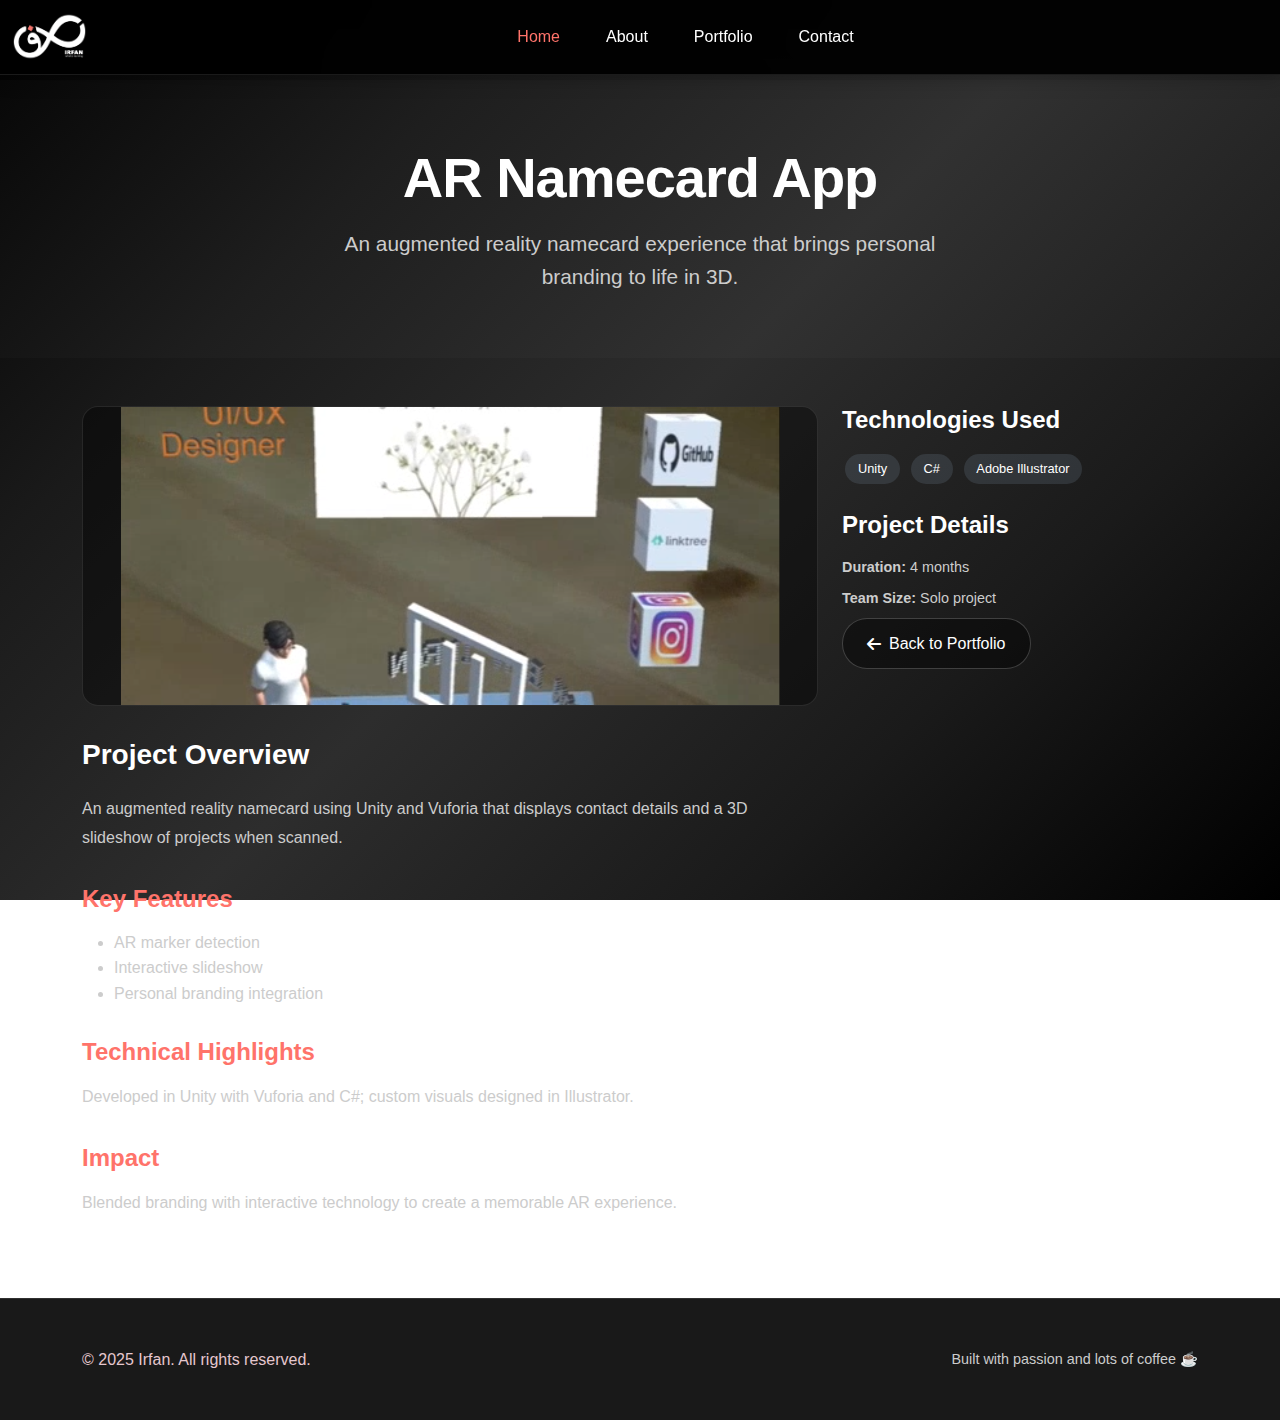
<file: project3.html>
<!DOCTYPE html>
<html lang="en">
<head>
    <meta charset="UTF-8">
    <meta name="viewport" content="width=device-width, initial-scale=1.0">
    <title>Irfan</title>
    <link href="https://cdn.jsdelivr.net/npm/bootstrap@5.3.0/dist/css/bootstrap.min.css" rel="stylesheet">
    <link href="https://cdnjs.cloudflare.com/ajax/libs/font-awesome/6.0.0/css/all.min.css" rel="stylesheet">
    <link href="style.css" rel="stylesheet">
</head>
<body>
    <!-- Navigation -->
    <nav class="navbar navbar-expand-lg navbar-top">
        <div class="container-fluid">
            <a class="navbar-brand" href="index.html">
                <img src="logo.png" alt="Logo" width="75">
            </a>
            
            <button class="navbar-toggler" type="button" data-bs-toggle="collapse" data-bs-target="#navbarNav" style="border-color: var(--accent-coral);">
                <span style="color: var(--accent-coral);"><i class="fas fa-bars"></i></span>
            </button>
            
            <div class="collapse navbar-collapse justify-content-center" id="navbarNav">
                <ul class="navbar-nav">
                    <li class="nav-item">
                        <a href="index.html" class="nav-link active">Home</a>
                    </li>
                    <li class="nav-item">
                        <a href="about.html" class="nav-link">About</a>
                    </li>
                    <li class="nav-item">
                        <a href="portfolio.html" class="nav-link">Portfolio</a>
                    </li>
                    <li class="nav-item">
                        <a href="contact.html" class="nav-link">Contact</a>
                    </li>
                </ul>
            </div>
        </div>
    </nav>

 
    <div id="project3" class="page active">
        <div class="project-hero">
            <div class="container">
                <h1 class="page-title"><strong>AR Namecard App</strong></h1>
                <p class="page-subtitle">An augmented reality namecard experience that brings personal branding to life in 3D.</p>
            </div>
        </div>
        <div class="container">
            <div class="row">
                <div class="col-lg-8">
                    <div class="project-image">
                        <!-- <i class="fas fa-cloud-sun" style="font-size: 4rem; color: var(--secondary-blue);"></i> -->
                         <img src="project3.png"style=" max-width: 100%; object-fit: contain;">
                    </div>
                    <h3 style="color: #ffffff; margin-bottom: 1.5rem;"><strong>Project Overview</strong></h3>
                    <p style="color: #cccccc; font-weight: 300; line-height: 1.8; margin-bottom: 2rem;">
                        An augmented reality namecard using Unity and Vuforia that displays contact details and a 3D slideshow of projects when scanned.
                    </p>
                    
                    <h4 style="color: var(--accent-coral); margin-bottom: 1rem;"><strong>Key Features</strong></h4>
                    <ul style="color: #cccccc; font-weight: 300; margin-bottom: 2rem;">
                        <li>AR marker detection</li>
                        <li>Interactive slideshow</li>
                        <li>Personal branding integration</li>
                    </ul>

                    <h4 style="color: var(--accent-coral); margin-bottom: 1rem;"><strong>Technical Highlights</strong></h4>
                    <p style="color: #cccccc; font-weight: 300; line-height: 1.8; margin-bottom: 2rem;">
Developed in Unity with Vuforia and C#; custom visuals designed in Illustrator.
                    </p>

                    <h4 style="color: var(--accent-coral); margin-bottom: 1rem;"><strong>Impact</strong></h4>
                    <p style="color: #cccccc; font-weight: 300; line-height: 1.8;">
                        Blended branding with interactive technology to create a memorable AR experience.
                    </p>
                </div>
                <div class="col-lg-4">
                    <h4 style="color: #ffffff; margin-bottom: 1rem;"><strong>Technologies Used</strong></h4>
                    <div class="mb-4">
                        <span class="tech-tag">Unity</span>
                        <span class="tech-tag">C#</span>
                        <span class="tech-tag">Adobe Illustrator</span>
                    </div>
                    
                    <h4 style="color: #ffffff; margin-bottom: 1rem;"><strong>Project Details</strong></h4>
                    <p style="color: #cccccc; font-size: 0.9rem; margin-bottom: 0.5rem;"><strong>Duration:</strong> 4 months</p>
                    <p style="color: #cccccc; font-size: 0.9rem; margin-bottom: 0.5rem;"><strong>Team Size:</strong> Solo project</p>

                    
                    <a href="portfolio.html" class="back-btn">
                        <i class="fas fa-arrow-left"></i> Back to Portfolio
                    </a>
                </div>
            </div>
        </div>
    </div>

    <!-- Footer -->
    <footer class="footer">
        <div class="container">
            <div class="row align-items-center">
                <div class="col-md-6">
                    <p class="mb-0" style="color: var(--accent-pink);">
                        © 2025 Irfan. All rights reserved.
                    </p>
                </div>
                <div class="col-md-6 text-md-end">
                    <p class="mb-0" style="color: #cccccc; font-size: 0.9rem;">
                        Built with passion and lots of coffee ☕
                    </p>
                </div>
            </div>
        </div>
    </footer>

    <script src="https://cdn.jsdelivr.net/npm/bootstrap@5.3.0/dist/js/bootstrap.bundle.min.js"></script>
    <script src="script.js"></script>
</body>
</html>
</file>
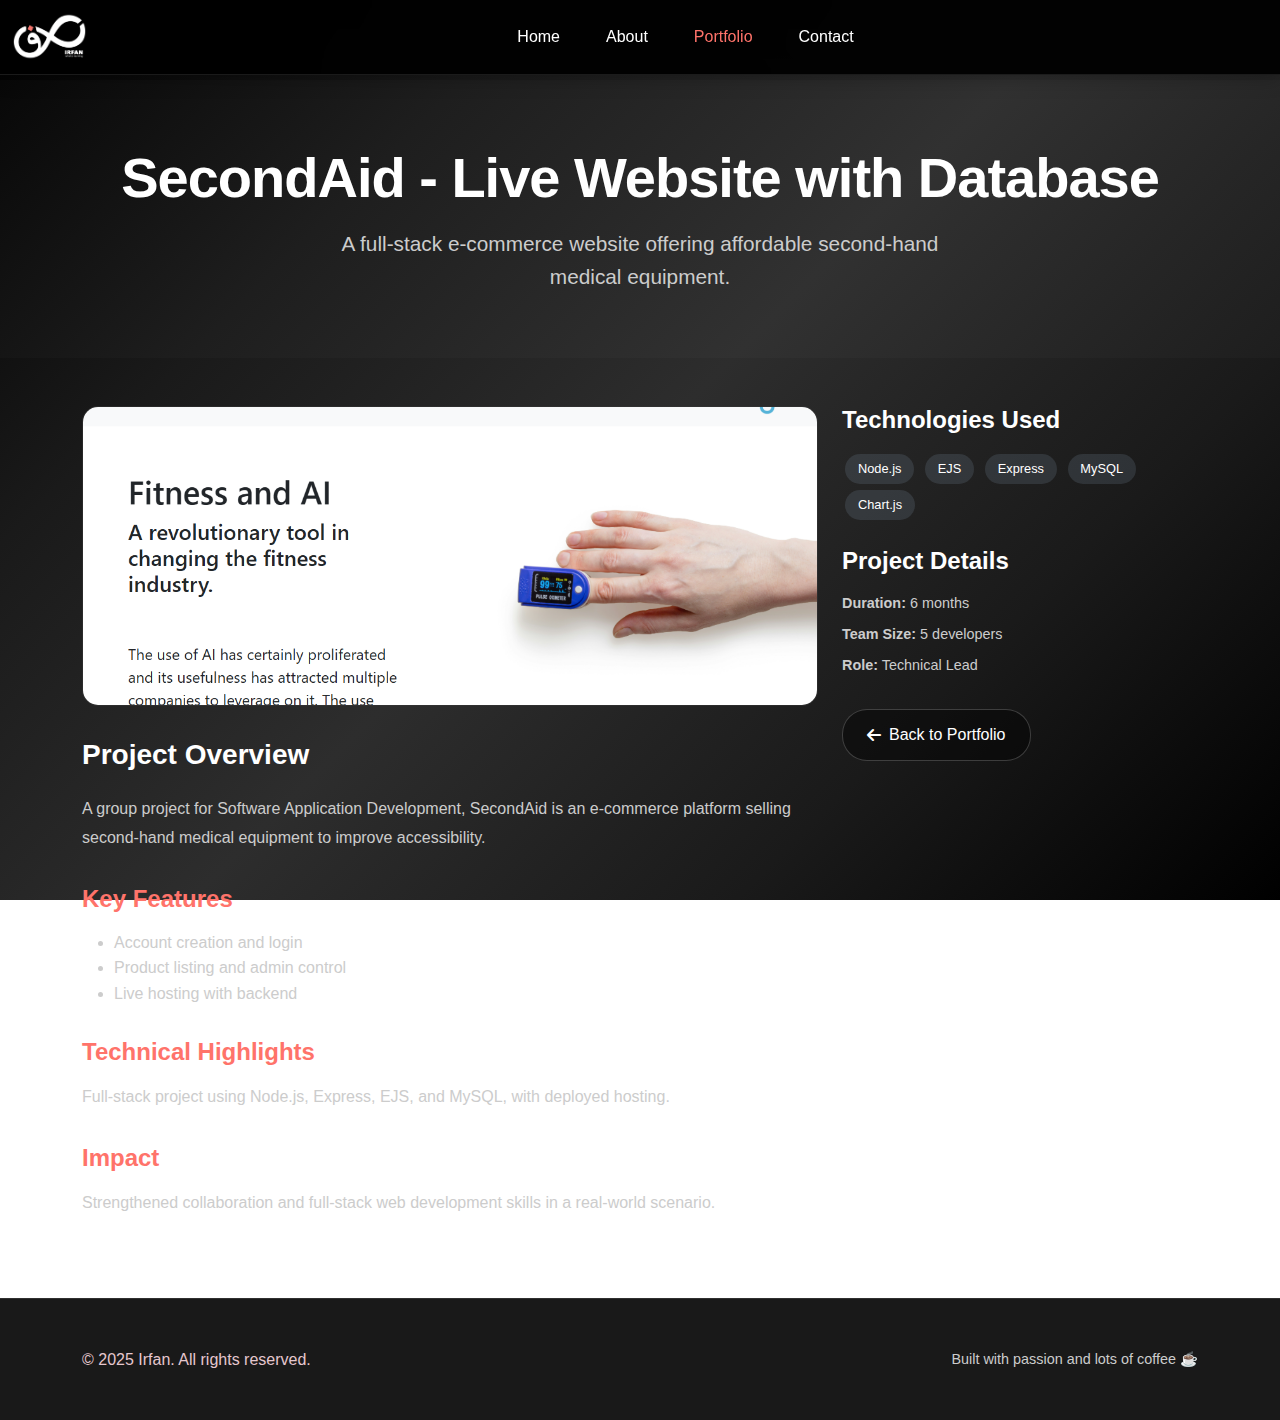
<file: project4.html>
<!DOCTYPE html>
<html lang="en">
<head>
    <meta charset="UTF-8">
    <meta name="viewport" content="width=device-width, initial-scale=1.0">
    <title>Irfan</title>
    <link href="https://cdn.jsdelivr.net/npm/bootstrap@5.3.0/dist/css/bootstrap.min.css" rel="stylesheet">
    <link href="https://cdnjs.cloudflare.com/ajax/libs/font-awesome/6.0.0/css/all.min.css" rel="stylesheet">
    <link href="style.css" rel="stylesheet">
</head>
<body>
    <!-- Navigation -->
    <nav class="navbar navbar-expand-lg navbar-top">
        <div class="container-fluid">
            <a class="navbar-brand" href="index.html">
                <img src="logo.png" alt="Logo" width="75">
            </a>
            
            <button class="navbar-toggler" type="button" data-bs-toggle="collapse" data-bs-target="#navbarNav" style="border-color: var(--accent-coral);">
                <span style="color: var(--accent-coral);"><i class="fas fa-bars"></i></span>
            </button>
            
            <div class="collapse navbar-collapse justify-content-center" id="navbarNav">
                <ul class="navbar-nav">
                    <li class="nav-item">
                        <a href="index.html" class="nav-link">Home</a>
                    </li>
                    <li class="nav-item">
                        <a href="about.html" class="nav-link">About</a>
                    </li>
                    <li class="nav-item">
                        <a href="portfolio.html" class="nav-link active">Portfolio</a>
                    </li>
                    <li class="nav-item">
                        <a href="contact.html" class="nav-link">Contact</a>
                    </li>
                </ul>
            </div>
        </div>
    </nav>

    <div id="project4" class="page active">
        <div class="project-hero">
            <div class="container">
                <h1 class="page-title"><strong>SecondAid - Live Website with Database</strong></h1>
                <p class="page-subtitle">A full-stack e-commerce website offering affordable second-hand medical equipment.</p>
            </div>
        </div>
        <div class="container">
            <div class="row">
                <div class="col-lg-8">
                    <div class="project-image">
                        <!-- <i class="fas fa-chart-line" style="font-size: 4rem; color: var(--secondary-blue);"></i> -->
                        <img src="project4.png"style=" max-width: 100%; object-fit: contain;">
                    </div>
                    <h3 style="color: #ffffff; margin-bottom: 1.5rem;"><strong>Project Overview</strong></h3>
                    <p style="color: #cccccc; font-weight: 300; line-height: 1.8; margin-bottom: 2rem;">
                        A group project for Software Application Development, SecondAid is an e-commerce platform selling second-hand medical equipment to improve accessibility.
                    </p>
                    
                    <h4 style="color: var(--accent-coral); margin-bottom: 1rem;"><strong>Key Features</strong></h4>
                    <ul style="color: #cccccc; font-weight: 300; margin-bottom: 2rem;">
                        <li>Account creation and login</li>
                        <li>Product listing and admin control</li>
                        <li>Live hosting with backend</li>
                    </ul>

                    <h4 style="color: var(--accent-coral); margin-bottom: 1rem;"><strong>Technical Highlights</strong></h4>
                    <p style="color: #cccccc; font-weight: 300; line-height: 1.8; margin-bottom: 2rem;">
                        Full-stack project using Node.js, Express, EJS, and MySQL, with deployed hosting.
                    </p>

                    <h4 style="color: var(--accent-coral); margin-bottom: 1rem;"><strong>Impact</strong></h4>
                    <p style="color: #cccccc; font-weight: 300; line-height: 1.8;">
                        Strengthened collaboration and full-stack web development skills in a real-world scenario.
                    </p>
                </div>
                <div class="col-lg-4">
                    <h4 style="color: #ffffff; margin-bottom: 1rem;"><strong>Technologies Used</strong></h4>
                    <div class="mb-4">
                        <span class="tech-tag">Node.js</span>
                        <span class="tech-tag">EJS</span>
                        <span class="tech-tag">Express</span>
                        <span class="tech-tag">MySQL</span>
                        <span class="tech-tag">Chart.js</span>

                    </div>
                    
                    <h4 style="color: #ffffff; margin-bottom: 1rem;"><strong>Project Details</strong></h4>
                    <p style="color: #cccccc; font-size: 0.9rem; margin-bottom: 0.5rem;"><strong>Duration:</strong> 6 months</p>
                    <p style="color: #cccccc; font-size: 0.9rem; margin-bottom: 0.5rem;"><strong>Team Size:</strong> 5 developers</p>
                    <p style="color: #cccccc; font-size: 0.9rem; margin-bottom: 2rem;"><strong>Role:</strong> Technical Lead</p>
                    
                    <a href="portfolio.html" class="back-btn">
                        <i class="fas fa-arrow-left"></i> Back to Portfolio
                    </a>
                </div>
            </div>
        </div>
    </div>

    <!-- Footer -->
    <footer class="footer">
        <div class="container">
            <div class="row align-items-center">
                <div class="col-md-6">
                    <p class="mb-0" style="color: var(--accent-pink);">
                        © 2025 Irfan. All rights reserved.
                    </p>
                </div>
                <div class="col-md-6 text-md-end">
                    <p class="mb-0" style="color: #cccccc; font-size: 0.9rem;">
                        Built with passion and lots of coffee ☕
                    </p>
                </div>
            </div>
        </div>
    </footer>

    <script src="https://cdn.jsdelivr.net/npm/bootstrap@5.3.0/dist/js/bootstrap.bundle.min.js"></script>
    <script src="script.js"></script>
</body>
</html>
</file>
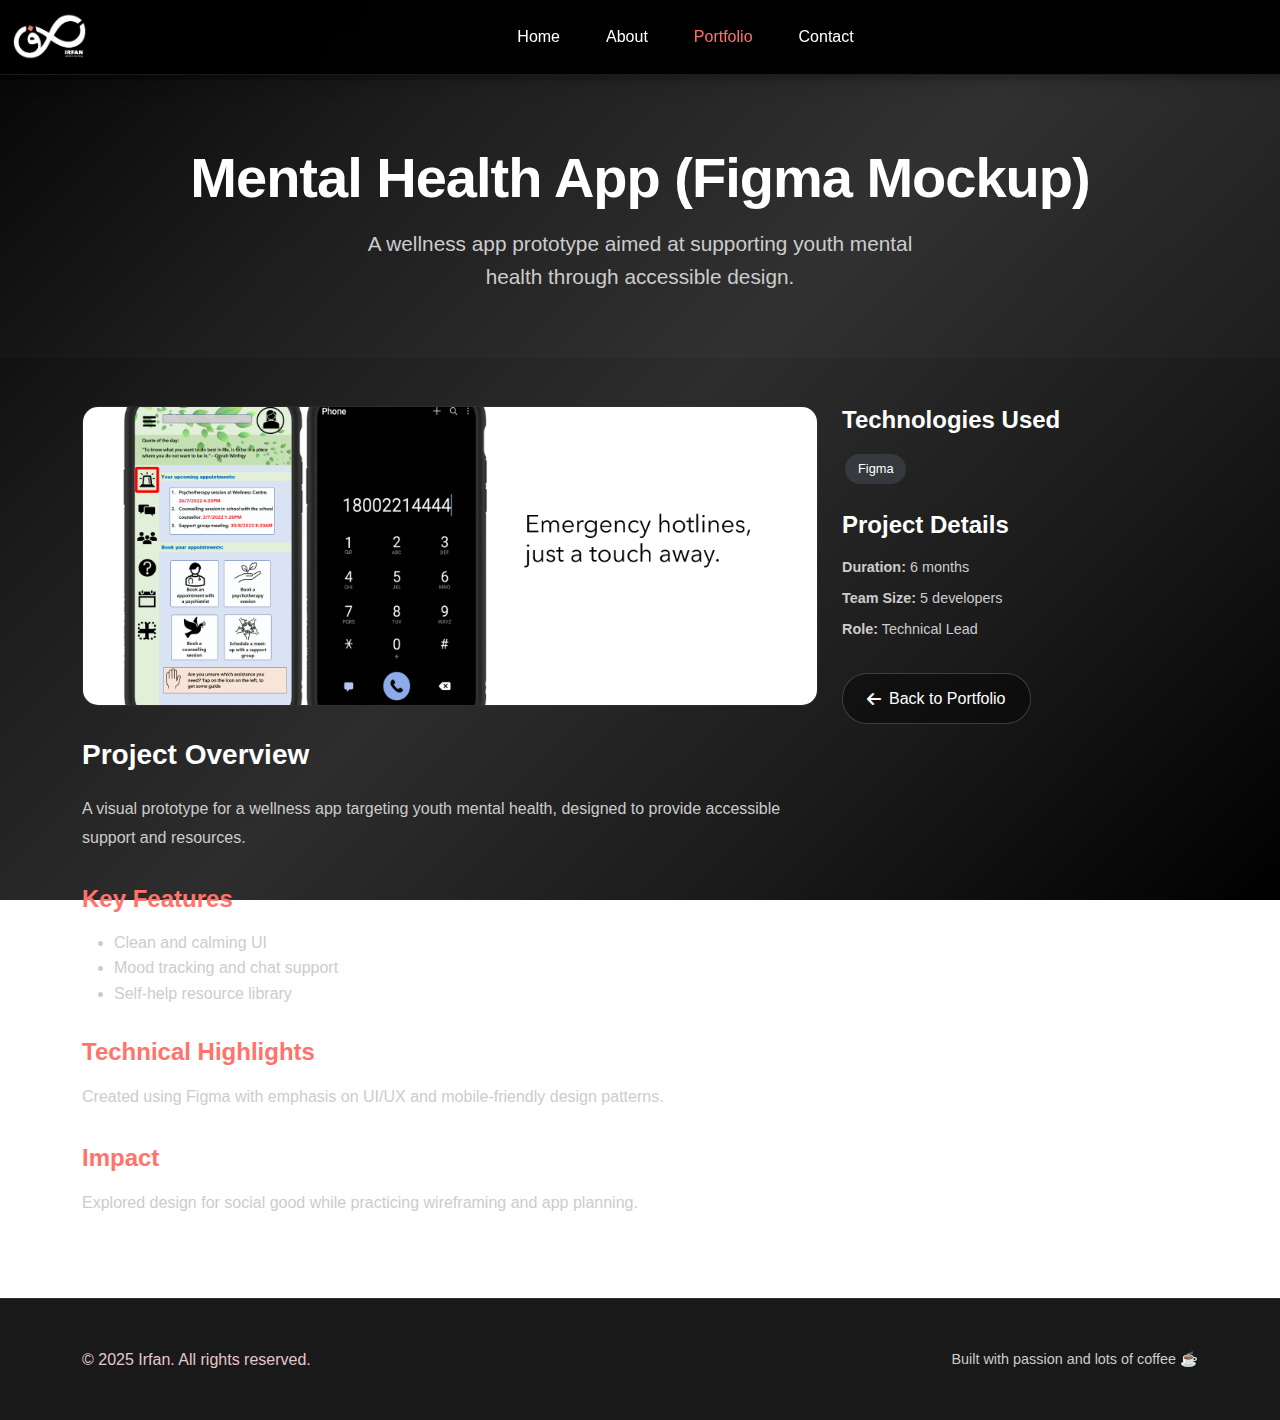
<file: project5.html>
<!DOCTYPE html>
<html lang="en">
<head>
    <meta charset="UTF-8">
    <meta name="viewport" content="width=device-width, initial-scale=1.0">
    <title>Irfan</title>
    <link href="https://cdn.jsdelivr.net/npm/bootstrap@5.3.0/dist/css/bootstrap.min.css" rel="stylesheet">
    <link href="https://cdnjs.cloudflare.com/ajax/libs/font-awesome/6.0.0/css/all.min.css" rel="stylesheet">
    <link href="style.css" rel="stylesheet">
</head>
<body>
    <!-- Navigation -->
    <nav class="navbar navbar-expand-lg navbar-top">
        <div class="container-fluid">
            <a class="navbar-brand" href="index.html">
                <img src="logo.png" alt="Logo" width="75">
            </a>
            
            <button class="navbar-toggler" type="button" data-bs-toggle="collapse" data-bs-target="#navbarNav" style="border-color: var(--accent-coral);">
                <span style="color: var(--accent-coral);"><i class="fas fa-bars"></i></span>
            </button>
            
            <div class="collapse navbar-collapse justify-content-center" id="navbarNav">
                <ul class="navbar-nav">
                    <li class="nav-item">
                        <a href="index.html" class="nav-link">Home</a>
                    </li>
                    <li class="nav-item">
                        <a href="about.html" class="nav-link">About</a>
                    </li>
                    <li class="nav-item">
                        <a href="portfolio.html" class="nav-link active">Portfolio</a>
                    </li>
                    <li class="nav-item">
                        <a href="contact.html" class="nav-link">Contact</a>
                    </li>
                </ul>
            </div>
        </div>
    </nav>

    <div id="project5" class="page active">
        <div class="project-hero">
            <div class="container">
                <h1 class="page-title"><strong>Mental Health App (Figma Mockup)</strong></h1>
                <p class="page-subtitle">A wellness app prototype aimed at supporting youth mental health through accessible design.</p>
            </div>
        </div>
        <div class="container">
            <div class="row">
                <div class="col-lg-8">
                    <div class="project-image">
                        <!-- <i class="fas fa-chart-line" style="font-size: 4rem; color: var(--secondary-blue);"></i> -->
                        <img src="project5.png"style=" max-width: 100%; object-fit: contain;">
                    </div>
                    <h3 style="color: #ffffff; margin-bottom: 1.5rem;"><strong>Project Overview</strong></h3>
                    <p style="color: #cccccc; font-weight: 300; line-height: 1.8; margin-bottom: 2rem;">
                        A visual prototype for a wellness app targeting youth mental health, designed to provide accessible support and resources.
                    </p>
                    
                    <h4 style="color: var(--accent-coral); margin-bottom: 1rem;"><strong>Key Features</strong></h4>
                    <ul style="color: #cccccc; font-weight: 300; margin-bottom: 2rem;">
                        <li>Clean and calming UI</li>
                        <li>Mood tracking and chat support</li>
                        <li>Self-help resource library</li>
                    </ul>

                    <h4 style="color: var(--accent-coral); margin-bottom: 1rem;"><strong>Technical Highlights</strong></h4>
                    <p style="color: #cccccc; font-weight: 300; line-height: 1.8; margin-bottom: 2rem;">
                        Created using Figma with emphasis on UI/UX and mobile-friendly design patterns.
                    </p>

                    <h4 style="color: var(--accent-coral); margin-bottom: 1rem;"><strong>Impact</strong></h4>
                    <p style="color: #cccccc; font-weight: 300; line-height: 1.8;">
                        Explored design for social good while practicing wireframing and app planning.
                    </p>
                </div>
                <div class="col-lg-4">
                    <h4 style="color: #ffffff; margin-bottom: 1rem;"><strong>Technologies Used</strong></h4>
                    <div class="mb-4">
                        <span class="tech-tag">Figma</span>

                    </div>
                    
                    <h4 style="color: #ffffff; margin-bottom: 1rem;"><strong>Project Details</strong></h4>
                    <p style="color: #cccccc; font-size: 0.9rem; margin-bottom: 0.5rem;"><strong>Duration:</strong> 6 months</p>
                    <p style="color: #cccccc; font-size: 0.9rem; margin-bottom: 0.5rem;"><strong>Team Size:</strong> 5 developers</p>
                    <p style="color: #cccccc; font-size: 0.9rem; margin-bottom: 2rem;"><strong>Role:</strong> Technical Lead</p>
                    
                    <a href="portfolio.html" class="back-btn">
                        <i class="fas fa-arrow-left"></i> Back to Portfolio
                    </a>
                </div>
            </div>
        </div>
    </div>

    <!-- Footer -->
    <footer class="footer">
        <div class="container">
            <div class="row align-items-center">
                <div class="col-md-6">
                    <p class="mb-0" style="color: var(--accent-pink);">
                        © 2025 Irfan. All rights reserved.
                    </p>
                </div>
                <div class="col-md-6 text-md-end">
                    <p class="mb-0" style="color: #cccccc; font-size: 0.9rem;">
                        Built with passion and lots of coffee ☕
                    </p>
                </div>
            </div>
        </div>
    </footer>

    <script src="https://cdn.jsdelivr.net/npm/bootstrap@5.3.0/dist/js/bootstrap.bundle.min.js"></script>
    <script src="script.js"></script>
</body>
</html>
</file>
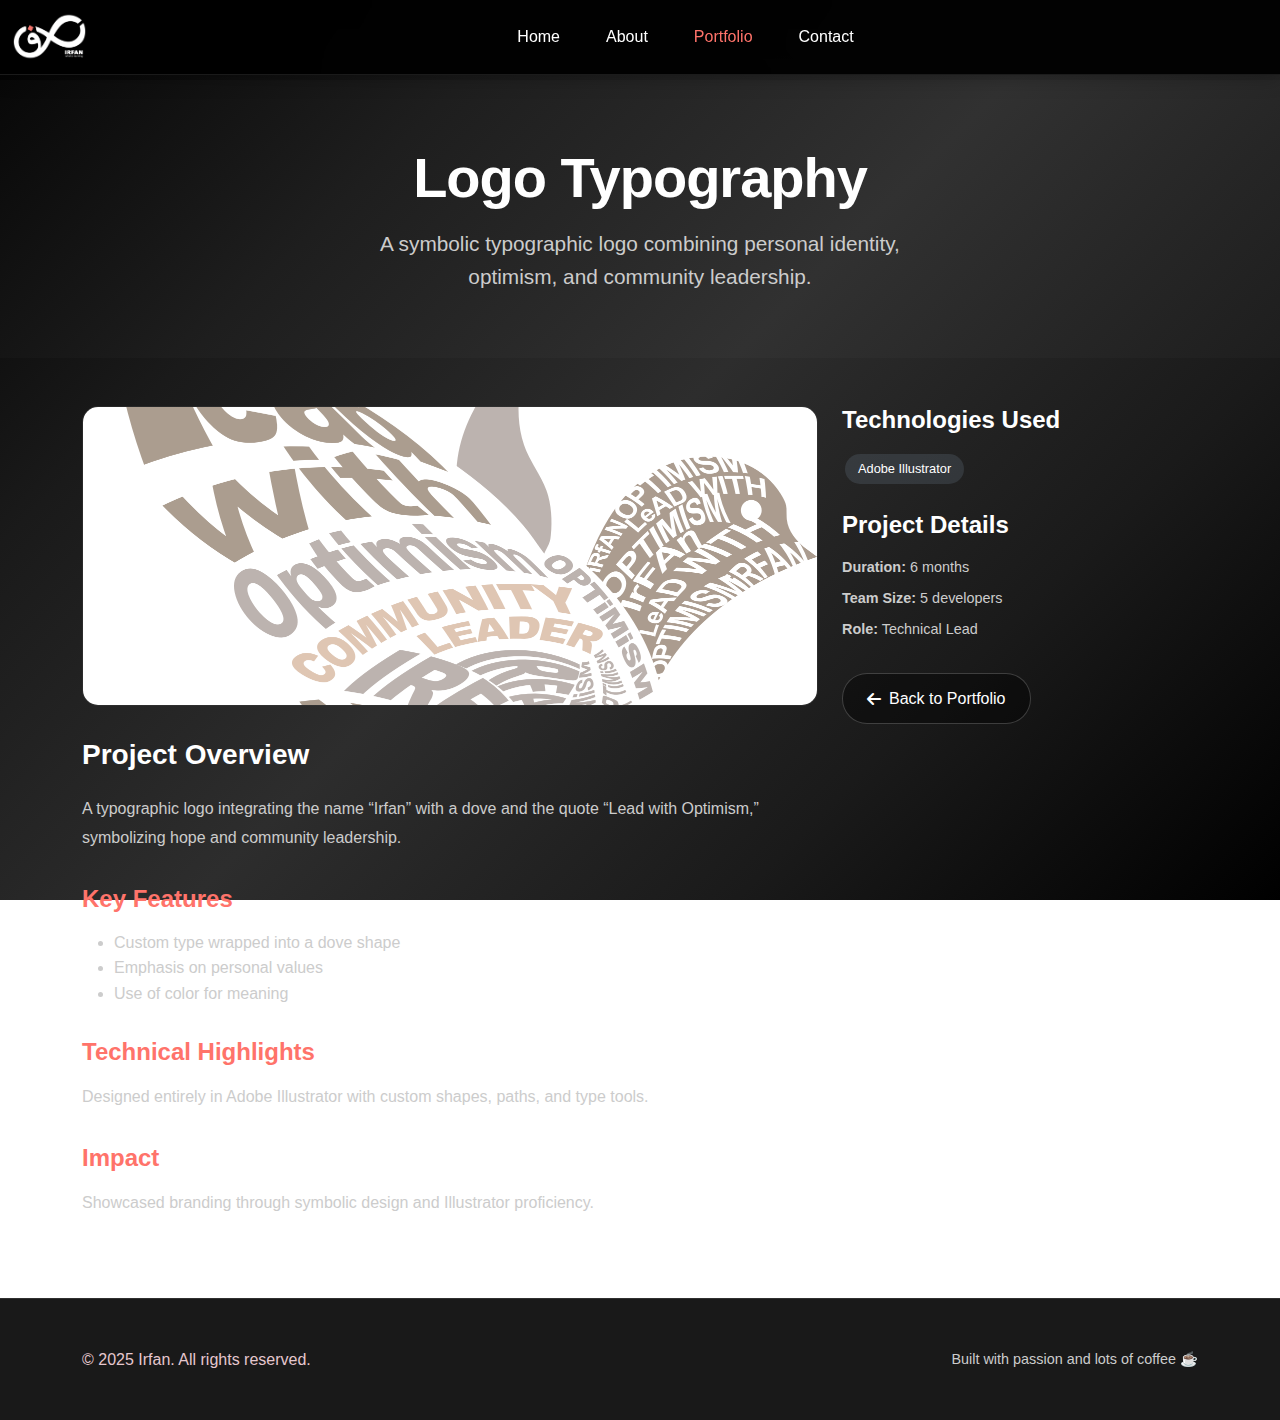
<file: project6.html>
<!DOCTYPE html>
<html lang="en">
<head>
    <meta charset="UTF-8">
    <meta name="viewport" content="width=device-width, initial-scale=1.0">
    <title>Irfan</title>
    <link href="https://cdn.jsdelivr.net/npm/bootstrap@5.3.0/dist/css/bootstrap.min.css" rel="stylesheet">
    <link href="https://cdnjs.cloudflare.com/ajax/libs/font-awesome/6.0.0/css/all.min.css" rel="stylesheet">
    <link href="style.css" rel="stylesheet">
</head>
<body>
    <!-- Navigation -->
    <nav class="navbar navbar-expand-lg navbar-top">
        <div class="container-fluid">
            <a class="navbar-brand" href="index.html">
                <img src="logo.png" alt="Logo" width="75">
            </a>
            
            <button class="navbar-toggler" type="button" data-bs-toggle="collapse" data-bs-target="#navbarNav" style="border-color: var(--accent-coral);">
                <span style="color: var(--accent-coral);"><i class="fas fa-bars"></i></span>
            </button>
            
            <div class="collapse navbar-collapse justify-content-center" id="navbarNav">
                <ul class="navbar-nav">
                    <li class="nav-item">
                        <a href="index.html" class="nav-link">Home</a>
                    </li>
                    <li class="nav-item">
                        <a href="about.html" class="nav-link">About</a>
                    </li>
                    <li class="nav-item">
                        <a href="portfolio.html" class="nav-link active">Portfolio</a>
                    </li>
                    <li class="nav-item">
                        <a href="contact.html" class="nav-link">Contact</a>
                    </li>
                </ul>
            </div>
        </div>
    </nav>

    <div id="project6" class="page active">
        <div class="project-hero">
            <div class="container">
                <h1 class="page-title"><strong>Logo Typography</strong></h1>
                <p class="page-subtitle">A symbolic typographic logo combining personal identity, optimism, and community leadership.</p>
            </div>
        </div>
        <div class="container">
            <div class="row">
                <div class="col-lg-8">
                    <div class="project-image">
                        <!-- <i class="fas fa-chart-line" style="font-size: 4rem; color: var(--secondary-blue);"></i> -->
                        <img src="project6.png"style=" max-width: 100%; object-fit: contain;">
                    </div>
                    <h3 style="color: #ffffff; margin-bottom: 1.5rem;"><strong>Project Overview</strong></h3>
                    <p style="color: #cccccc; font-weight: 300; line-height: 1.8; margin-bottom: 2rem;">
                        A typographic logo integrating the name “Irfan” with a dove and the quote “Lead with Optimism,” symbolizing hope and community leadership.
                    </p>
                    
                    <h4 style="color: var(--accent-coral); margin-bottom: 1rem;"><strong>Key Features</strong></h4>
                    <ul style="color: #cccccc; font-weight: 300; margin-bottom: 2rem;">
                        <li>Custom type wrapped into a dove shape</li>
                        <li>Emphasis on personal values</li>
                        <li>Use of color for meaning</li>
                    </ul>

                    <h4 style="color: var(--accent-coral); margin-bottom: 1rem;"><strong>Technical Highlights</strong></h4>
                    <p style="color: #cccccc; font-weight: 300; line-height: 1.8; margin-bottom: 2rem;">
                        Designed entirely in Adobe Illustrator with custom shapes, paths, and type tools.
                    </p>

                    <h4 style="color: var(--accent-coral); margin-bottom: 1rem;"><strong>Impact</strong></h4>
                    <p style="color: #cccccc; font-weight: 300; line-height: 1.8;">
                        Showcased branding through symbolic design and Illustrator proficiency.
                    </p>
                </div>
                <div class="col-lg-4">
                    <h4 style="color: #ffffff; margin-bottom: 1rem;"><strong>Technologies Used</strong></h4>
                    <div class="mb-4">
                        <span class="tech-tag">Adobe Illustrator</span>

                    </div>
                    
                    <h4 style="color: #ffffff; margin-bottom: 1rem;"><strong>Project Details</strong></h4>
                    <p style="color: #cccccc; font-size: 0.9rem; margin-bottom: 0.5rem;"><strong>Duration:</strong> 6 months</p>
                    <p style="color: #cccccc; font-size: 0.9rem; margin-bottom: 0.5rem;"><strong>Team Size:</strong> 5 developers</p>
                    <p style="color: #cccccc; font-size: 0.9rem; margin-bottom: 2rem;"><strong>Role:</strong> Technical Lead</p>
                    
                    <a href="portfolio.html" class="back-btn">
                        <i class="fas fa-arrow-left"></i> Back to Portfolio
                    </a>
                </div>
            </div>
        </div>
    </div>

    <!-- Footer -->
    <footer class="footer">
        <div class="container">
            <div class="row align-items-center">
                <div class="col-md-6">
                    <p class="mb-0" style="color: var(--accent-pink);">
                        © 2025 Irfan. All rights reserved.
                    </p>
                </div>
                <div class="col-md-6 text-md-end">
                    <p class="mb-0" style="color: #cccccc; font-size: 0.9rem;">
                        Built with passion and lots of coffee ☕
                    </p>
                </div>
            </div>
        </div>
    </footer>

    <script src="https://cdn.jsdelivr.net/npm/bootstrap@5.3.0/dist/js/bootstrap.bundle.min.js"></script>
    <script src="script.js"></script>
</body>
</html>
</file>
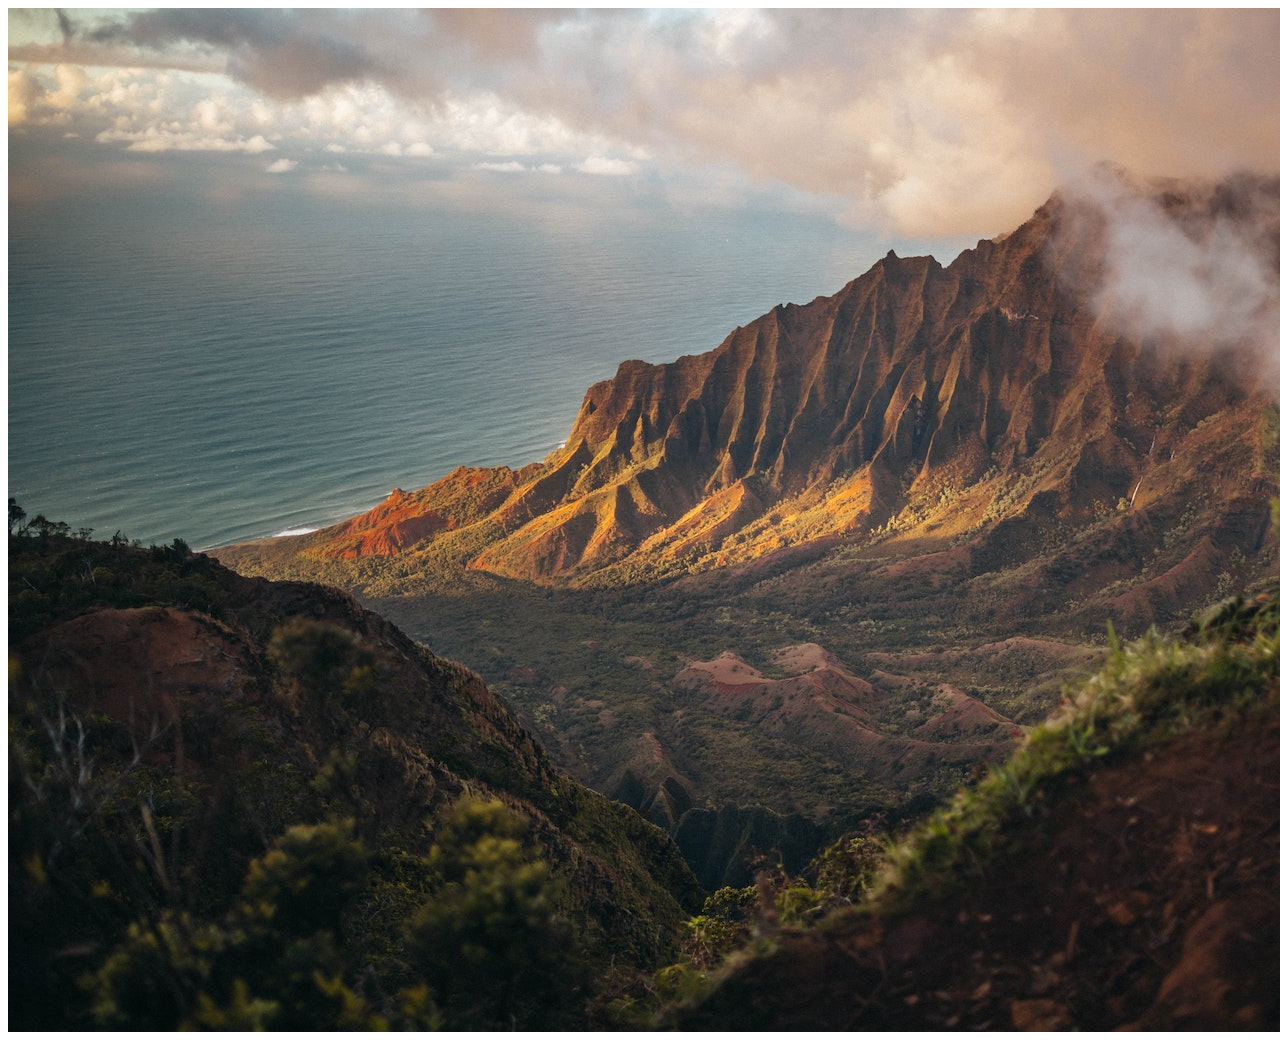
<file: test012.html>
<!DOCTYPE html>
<html lang="en">
  <head>
    <title>Title</title>
    <meta name="viewport" content="width=device-width, initial-scale=1" />
    <meta name="description" content="Put your description here." />
  </head>

  <body>
    <main>
      <img
        src="img\wallpaper.jpg"
        alt="view of the ocean from a mountain top"
      />
    </main>
  </body>
</html>
</file>
<file: style.css>
:root {
    --primary-dark: #495357;
    --secondary-blue: #7F93A6;
    --accent-pink: #E5C7CE;
    --light-gray: #EEEEEE;
    --accent-coral: #FF736A;
}

body {
    background: linear-gradient(135deg, #000000 0%, #1a1a1a 25%, #2d2d2d 50%, #1a1a1a 75%, #000000 100%);
    background-attachment: fixed;
    color: #ffffff;
    font-family: -apple-system, BlinkMacSystemFont, 'Segoe UI', Roboto, Oxygen, Ubuntu, Cantarell, sans-serif;
    line-height: 1.6;
    margin: 0;
    padding: 0;
}

/* Navigation Styles */
.navbar-top {
    background: rgba(0, 0, 0, 0.95);
    backdrop-filter: blur(20px);
    -webkit-backdrop-filter: blur(20px);
    border-bottom: 1px solid rgba(255, 255, 255, 0.1);
    box-shadow: 0 1px 20px rgba(0, 0, 0, 0.3);
    position: fixed;
    top: 0;
    width: 100%;
    z-index: 1000;
}

.navbar-brand {
    color: #ffffff !important;
    font-weight: 600;
    font-size: 1.5rem;
    letter-spacing: -0.5px;
    
}

.navbar-nav .nav-link {
    color: #ffffff !important;
    margin: 0 15px;
    transition: color 0.3s ease;
    cursor: pointer;
}

.navbar-nav .nav-link:hover {
    color: var(--accent-coral) !important;
}

.navbar-nav .nav-link.active {
    color: var(--accent-coral) !important;
}

/* Page Styles */
.page {
    display: none;
    min-height: 100vh;
    padding-top: 80px;
}

.page.active {
    display: block;
}

.page-header {
    background: rgba(255, 255, 255, 0.02);
    padding: 4rem 0 2rem;
    text-align: center;
    margin-bottom: 3rem;
}

.page-title {
    font-size: 3.5rem;
    font-weight: 700;
    margin-bottom: 1rem;
    color: #ffffff;
    letter-spacing: -1px;
}

.page-subtitle {
    font-size: 1.3rem;
    color: #cccccc;
    font-weight: 300;
    max-width: 600px;
    margin: 0 auto;
}

/* Home Page Styles */
.hero-section {
    min-height: 90vh;
    display: flex;
    align-items: center;
    position: relative;
    overflow: hidden;
}

.hero-title {
    font-size: 4rem;
    font-weight: 200;
    margin-bottom: 1.5rem;
    letter-spacing: -2px;
}

.hero-subtitle {
    font-size: 2.2rem;
    color: #cccccc;
    margin-bottom: 2rem;
    font-weight: 300;
}

.btn-primary-custom {
    background-color: var(--accent-coral);
    border: none;
    padding: 12px 30px;
    border-radius: 25px;
    transition: all 0.3s ease;
    color: white;
    text-decoration: none;
    display: inline-block;
}
#contact-button{
    border-radius: 12px;
    padding: 8px 24px;
    font-weight: bold;
}
.btn-primary-custom:hover {
    background-color: #e55a52;
    transform: translateY(-2px);
    color: white;
}

#irfan-name{
    font-size:larger; 
    font-weight:750;
}
/* About Page Styles */
.about-content {
    padding: 2rem 0;
}

.about-text {
    font-size: 1.2rem;
    line-height: 1.8;
    color: #e0e0e0;
    font-weight: 300;
    margin-bottom: 3rem;
}

.skill-card {
    background: rgba(255, 255, 255, 0.03);
    border: 1px solid rgba(255, 255, 255, 0.1);
    border-radius: 16px;
    padding: 2rem;
    transition: all 0.3s ease;
    backdrop-filter: blur(10px);
    margin-bottom: 2rem;
}

.skill-card:hover {
    transform: translateY(-5px);
    background: rgba(255, 255, 255, 0.08);
    border-color: rgba(255, 255, 255, 0.2);
}

.timeline-item {
    background: rgba(255, 255, 255, 0.03);
    border: 1px solid rgba(255, 255, 255, 0.1);
    border-radius: 16px;
    padding: 2rem;
    margin-bottom: 2rem;
    position: relative;
}

.timeline-item::before {
    content: '';
    position: absolute;
    left: -10px;
    top: 2rem;
    width: 4px;
    height: 60px;
    background: linear-gradient(180deg, var(--accent-coral), var(--accent-pink));
    border-radius: 2px;
}

/* Portfolio Page Styles */
.filter-buttons {
    text-align: center;
    margin-bottom: 3rem;
}

.filter-btn {
    background: rgba(255, 255, 255, 0.1);
    border: 1px solid rgba(255, 255, 255, 0.2);
    color: #ffffff;
    padding: 0.5rem 1.5rem;
    margin: 0.25rem;
    border-radius: 25px;
    transition: all 0.3s ease;
    cursor: pointer;
}

.filter-btn:hover,
.filter-btn.active {
    background: var(--accent-coral);
    border-color: var(--accent-coral);
    color: white;
}

.portfolio-card {
    background: rgba(0, 0, 0, 0.4);
    border: 1px solid rgba(255, 255, 255, 0.1);
    border-radius: 16px;
    transition: all 0.4s ease;
    margin-bottom: 30px;
    backdrop-filter: blur(10px);
    overflow: hidden;
}

.portfolio-card:hover {
    transform: translateY(-8px);
    background: rgba(0, 0, 0, 0.6);
    border-color: rgba(255, 255, 255, 0.2);
    box-shadow: 0 20px 40px rgba(0, 0, 0, 0.3);
}

.portfolio-card .card-body {
    padding: 2rem;
}

.portfolio-card .card-title {
    color: #ffffff;
    font-weight: 700;
    font-size: 1.3rem;
    margin-bottom: 1rem;
}

.portfolio-card .card-text {
    color: #cccccc;
    font-weight: 300;
    line-height: 1.6;
    margin-bottom: 1.5rem;
}

.portfolio-link {
    color: var(--accent-pink);
    text-decoration: none;
    font-weight: 500;
    transition: color 0.3s ease;
    cursor: pointer;
}

.portfolio-link:hover {
    color: #ffffff;
}

.tech-tags {
    margin-bottom: 1rem;
}

.tech-tag {
    background: rgba(127, 147, 166, 0.2);
    color: #ffffff;
    padding: 0.3rem 0.8rem;
    border-radius: 15px;
    font-size: 0.8rem;
    margin: 0.2rem;
    display: inline-block;
}

/* Project Detail Styles */
.project-hero {
    background: rgba(255, 255, 255, 0.02);
    padding: 4rem 0;
    text-align: center;
    margin-bottom: 3rem;
}

.project-image {
    background: rgba(0, 0, 0, 0.4);
    border-radius: 16px;
    height: 300px;
    display: flex;
    align-items: center;
    justify-content: center;
    margin-bottom: 2rem;
    border: 1px solid rgba(255, 255, 255, 0.1);
    overflow: hidden; /* Add this to clip overflow */
}

.back-btn {
    background: rgba(0, 0, 0, 0.4);
    border: 1px solid rgba(255, 255, 255, 0.2);
    color: #ffffff;
    padding: 0.75rem 1.5rem;
    border-radius: 25px;
    text-decoration: none;
    transition: all 0.3s ease;
    display: inline-flex;
    align-items: center;
    gap: 0.5rem;
    cursor: pointer;
}

.back-btn:hover {
    background: rgba(0, 0, 0, 0.6);
    color: #ffffff;
    transform: translateY(-2px);
}

/* Contact Page Styles */
.contact-methods {
    margin-bottom: 4rem;
}

.contact-card {
    background: rgba(255, 255, 255, 0.03);
    border: 1px solid rgba(255, 255, 255, 0.1);
    border-radius: 16px;
    padding: 2rem;
    text-align: center;
    transition: all 0.3s ease;
    margin-bottom: 2rem;
}

.contact-card:hover {
    transform: translateY(-5px);
    background: rgba(255, 255, 255, 0.08);
}

.contact-form .form-control {
    background: rgba(0, 0, 0, 0.3);
    border: 1px solid rgba(255, 255, 255, 0.2);
    color: #ffffff;
    border-radius: 12px;
    padding: 0.75rem 1rem;
    font-weight: 300;
    margin-bottom: 1rem;
}

.contact-form .form-control:focus {
    background: rgba(0, 0, 0, 0.5);
    border-color: var(--accent-pink);
    box-shadow: 0 0 0 0.2rem rgba(229, 199, 206, 0.15);
    color: #ffffff;
}

.contact-form .form-control::placeholder {
    color: #aaaaaa;
    font-weight: 300;
}

/* Footer */
.footer {
    background: rgba(0, 0, 0, 0.9);
    border-top: 1px solid rgba(255, 255, 255, 0.1);
    padding: 3rem 0;
    margin-top: 4rem;
}

.social-links a {
    color: #cccccc;
    font-size: 1.5rem;
    margin: 0 15px;
    transition: color 0.3s ease;
}

.social-links a:hover {
    color: var(--accent-coral);
}

/* Responsive */
@media (max-width: 768px) {
    .hero-title {
        font-size: 2.5rem;
    }

    .page-title {
        font-size: 2.5rem;
    }

    .navbar-nav .nav-link {
        margin: 5px 0;
    }
}
</file>
